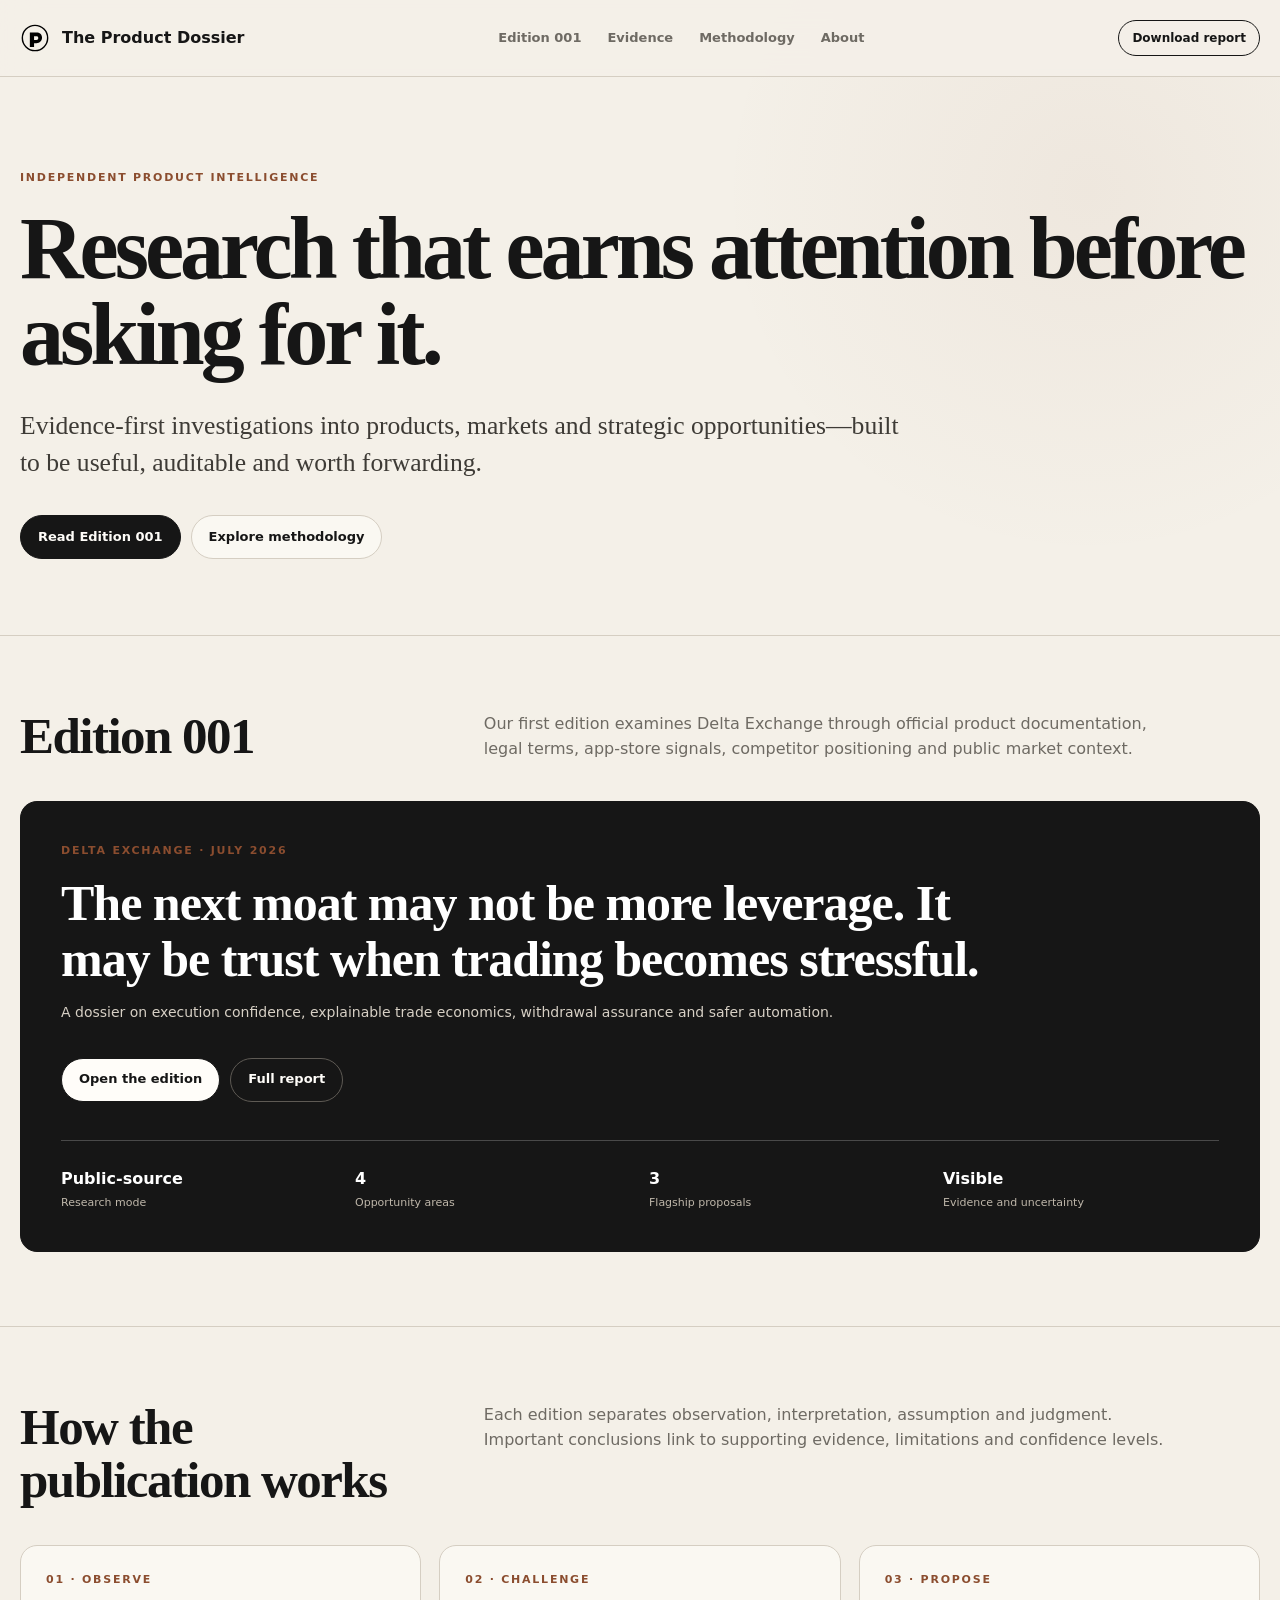
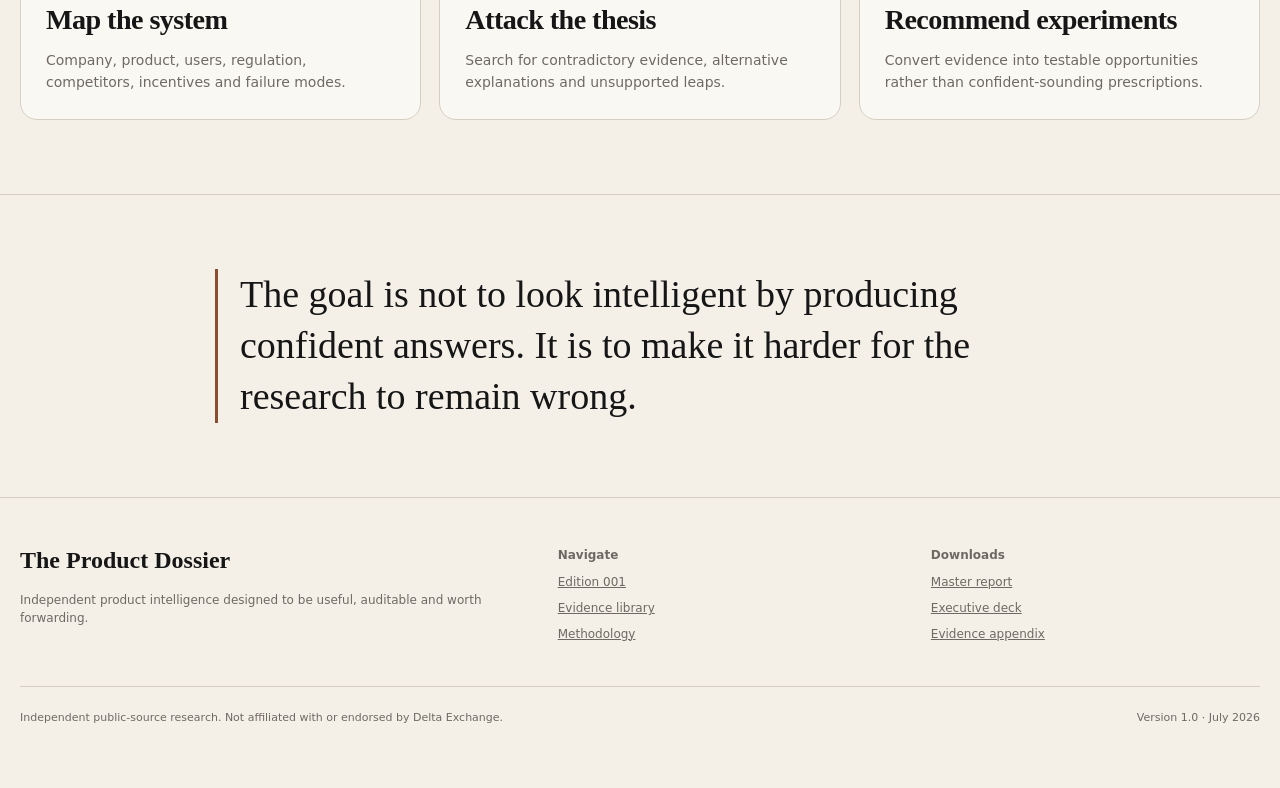
<file: index.html>
<!doctype html>
    <html lang="en">
    <head>
      <meta charset="utf-8">
      <meta name="viewport" content="width=device-width, initial-scale=1">
      <title>The Product Dossier — Independent Product Intelligence</title>
      <meta name="description" content="Independent, evidence-first product intelligence. Edition 001 investigates Delta Exchange.">
      <meta name="theme-color" content="#f4f0e8">
      <meta property="og:type" content="website">
      <meta property="og:title" content="The Product Dossier — Independent Product Intelligence">
      <meta property="og:description" content="Independent, evidence-first product intelligence. Edition 001 investigates Delta Exchange.">
      <meta property="og:image" content="assets/images/social-card.svg">
      <link rel="icon" href="assets/images/favicon.svg" type="image/svg+xml">
      <link rel="stylesheet" href="assets/css/styles.css">

    </head>
    <body>

    <a class="skip-link" href="#main">Skip to content</a>
    <header class="site-header">
      <div class="container header-inner">
        <a class="brand" href="index.html" aria-label="The Product Dossier home">
          <img src="assets/images/logo.svg" alt="">
          <span>The Product Dossier</span>
        </a>
        <nav class="desktop-nav" aria-label="Primary navigation"><a href="edition.html" >Edition 001</a>
<a href="evidence.html" >Evidence</a>
<a href="methodology.html" >Methodology</a>
<a href="about.html" >About</a></nav>
        <div class="header-actions">
          <a class="button small" href="downloads/delta-exchange-master-report.pdf">Download report</a>
          <button class="menu-button" type="button" aria-label="Open navigation" aria-expanded="false" data-menu-button>☰</button>
        </div>
      </div>
    </header>
    <nav class="mobile-menu" aria-label="Mobile navigation" data-mobile-menu><a href="index.html">Home</a>
<a href="edition.html">Edition 001</a>
<a href="evidence.html">Evidence</a>
<a href="methodology.html">Methodology</a>
<a href="about.html">About</a></nav>

      <main id="main">
<section class="hero">
  <div class="container">
    <div class="eyebrow">Independent product intelligence</div>
    <h1 class="display">Research that earns attention before asking for it.</h1>
    <p class="lede">Evidence-first investigations into products, markets and strategic opportunities—built to be useful, auditable and worth forwarding.</p>
    <div class="actions">
      <a class="button primary" href="edition.html">Read Edition 001</a>
      <a class="button soft" href="methodology.html">Explore methodology</a>
    </div>
  </div>
</section>

<section class="section">
  <div class="container">
    <div class="section-head">
      <h2 class="section-title">Edition 001</h2>
      <p>Our first edition examines Delta Exchange through official product documentation, legal terms, app-store signals, competitor positioning and public market context.</p>
    </div>
    <article class="card dark featured-edition">
      <div class="eyebrow">Delta Exchange · July 2026</div>
      <h2 class="card-title">The next moat may not be more leverage. It may be trust when trading becomes stressful.</h2>
      <p>A dossier on execution confidence, explainable trade economics, withdrawal assurance and safer automation.</p>
      <div class="actions">
        <a class="button primary" style="background:#fffdf9;color:#161616" href="edition.html">Open the edition</a>
        <a class="button" style="border-color:#5e5a54;color:#fffdf9" href="downloads/delta-exchange-master-report.pdf">Full report</a>
      </div>
      <div class="featured-stats">
        <div><strong>Public-source</strong><span>Research mode</span></div>
        <div><strong>4</strong><span>Opportunity areas</span></div>
        <div><strong>3</strong><span>Flagship proposals</span></div>
        <div><strong>Visible</strong><span>Evidence and uncertainty</span></div>
      </div>
    </article>
  </div>
</section>

<section class="section">
  <div class="container">
    <div class="section-head">
      <h2 class="section-title">How the publication works</h2>
      <p>Each edition separates observation, interpretation, assumption and judgment. Important conclusions link to supporting evidence, limitations and confidence levels.</p>
    </div>
    <div class="grid-3">
      <article class="card hover">
        <div class="eyebrow">01 · Observe</div>
        <h3 class="card-title">Map the system</h3>
        <p>Company, product, users, regulation, competitors, incentives and failure modes.</p>
      </article>
      <article class="card hover">
        <div class="eyebrow">02 · Challenge</div>
        <h3 class="card-title">Attack the thesis</h3>
        <p>Search for contradictory evidence, alternative explanations and unsupported leaps.</p>
      </article>
      <article class="card hover">
        <div class="eyebrow">03 · Propose</div>
        <h3 class="card-title">Recommend experiments</h3>
        <p>Convert evidence into testable opportunities rather than confident-sounding prescriptions.</p>
      </article>
    </div>
  </div>
</section>

<section class="section">
  <div class="narrow">
    <blockquote class="quote">The goal is not to look intelligent by producing confident answers. It is to make it harder for the research to remain wrong.</blockquote>
  </div>
</section>
</main>

    <footer class="site-footer">
      <div class="container">
        <div class="footer-grid">
          <div>
            <h2>The Product Dossier</h2>
            <p>Independent product intelligence designed to be useful, auditable and worth forwarding.</p>
          </div>
          <div>
            <strong class="micro">Navigate</strong>
            <a href="edition.html">Edition 001</a>
            <a href="evidence.html">Evidence library</a>
            <a href="methodology.html">Methodology</a>
          </div>
          <div>
            <strong class="micro">Downloads</strong>
            <a href="downloads/delta-exchange-master-report.pdf">Master report</a>
            <a href="downloads/delta-exchange-executive-deck.pptx">Executive deck</a>
            <a href="downloads/delta-exchange-evidence-appendix.xlsx">Evidence appendix</a>
          </div>
        </div>
        <div class="footer-bottom">
          <span>Independent public-source research. Not affiliated with or endorsed by Delta Exchange.</span>
          <span>Version 1.0 · July 2026</span>
        </div>
      </div>
    </footer>
    <button class="back-to-top" type="button" aria-label="Back to top" data-back-to-top>↑</button>

      <script src="data/site-config.js"></script>
      <script src="assets/js/app.js"></script>

    </body>
    </html>
</file>
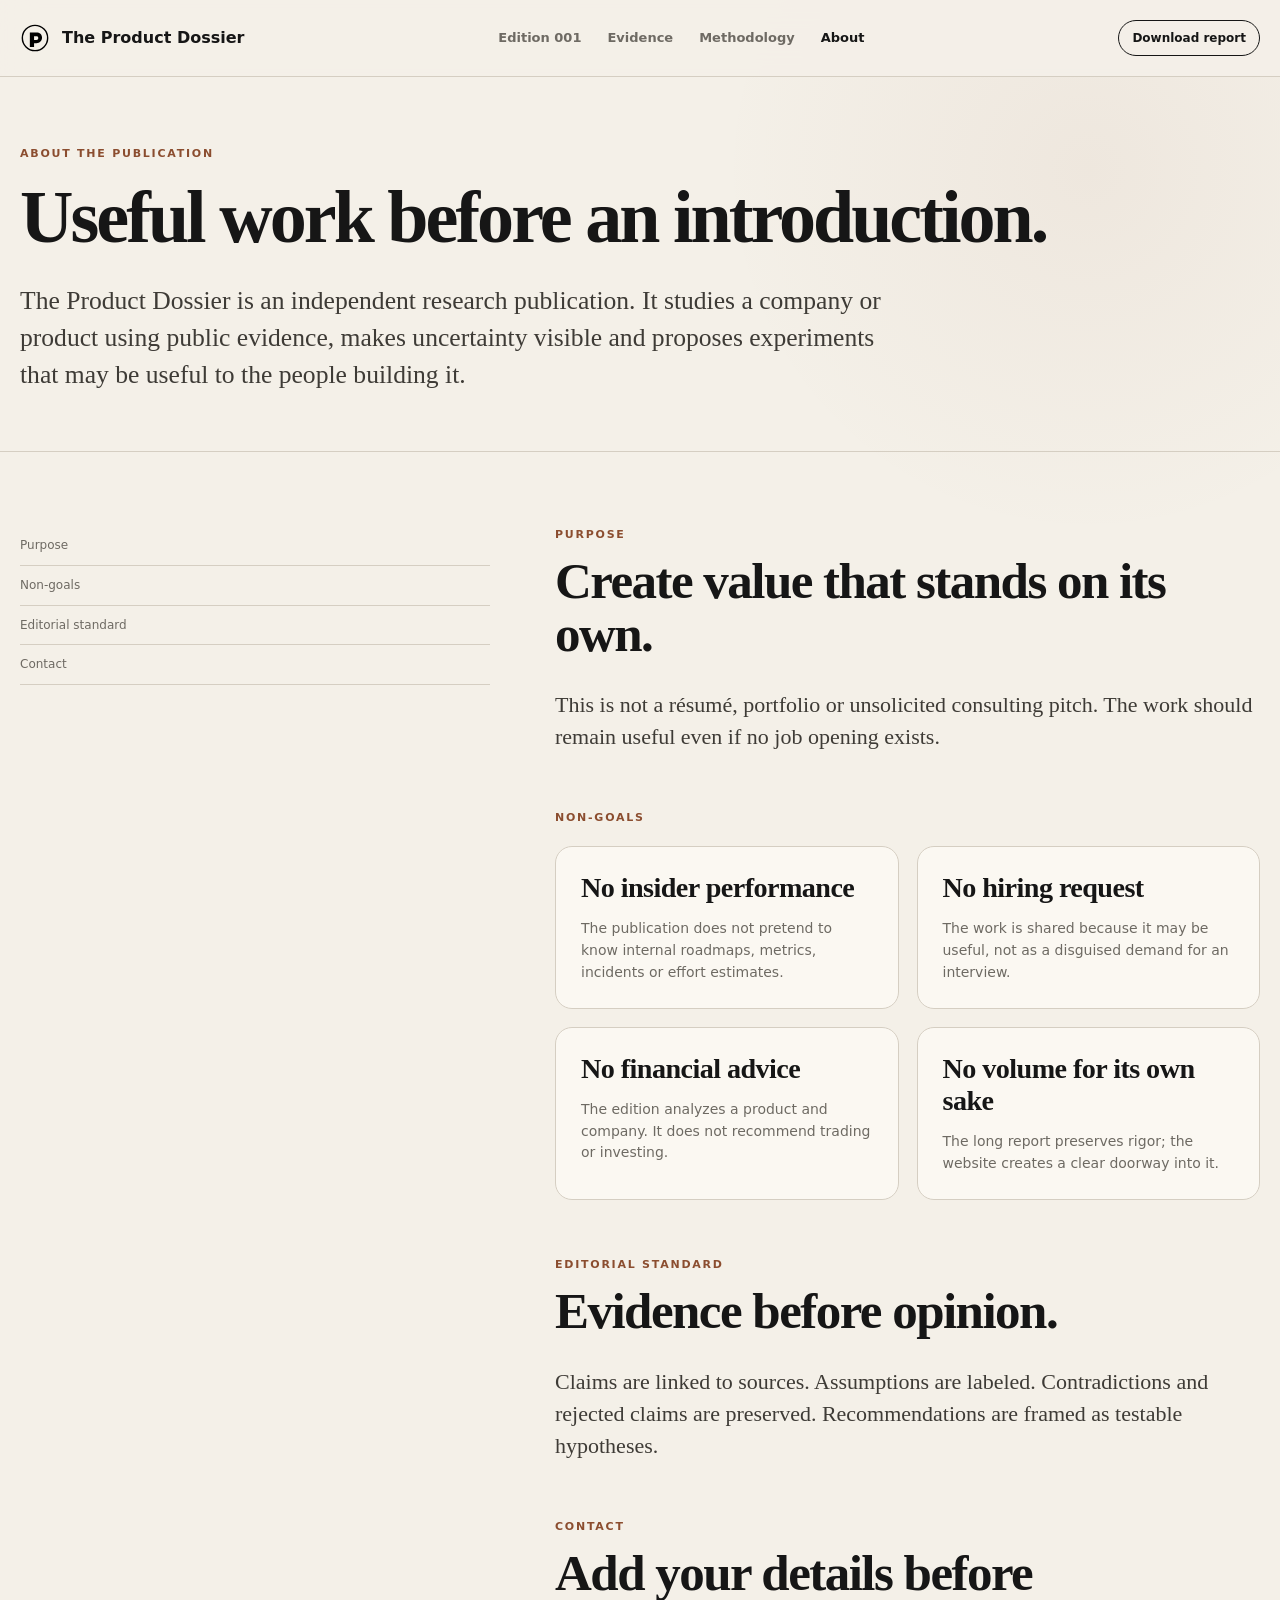
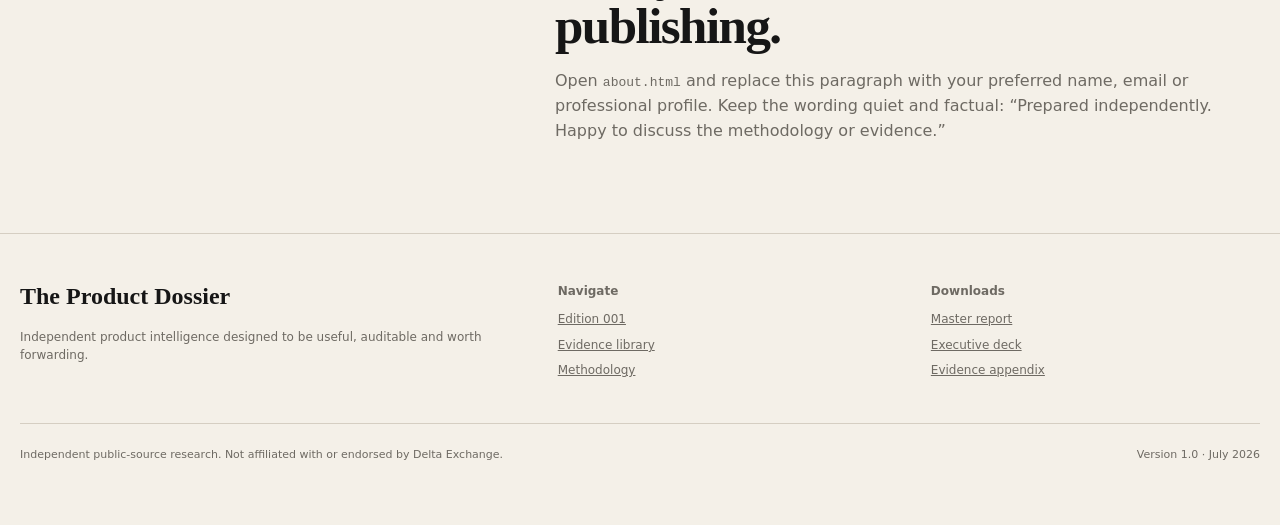
<file: about.html>
<!doctype html>
    <html lang="en">
    <head>
      <meta charset="utf-8">
      <meta name="viewport" content="width=device-width, initial-scale=1">
      <title>About — The Product Dossier</title>
      <meta name="description" content="About The Product Dossier, an independent product intelligence publication.">
      <meta name="theme-color" content="#f4f0e8">
      <meta property="og:type" content="website">
      <meta property="og:title" content="About — The Product Dossier">
      <meta property="og:description" content="About The Product Dossier, an independent product intelligence publication.">
      <meta property="og:image" content="assets/images/social-card.svg">
      <link rel="icon" href="assets/images/favicon.svg" type="image/svg+xml">
      <link rel="stylesheet" href="assets/css/styles.css">

    </head>
    <body>

    <a class="skip-link" href="#main">Skip to content</a>
    <header class="site-header">
      <div class="container header-inner">
        <a class="brand" href="index.html" aria-label="The Product Dossier home">
          <img src="assets/images/logo.svg" alt="">
          <span>The Product Dossier</span>
        </a>
        <nav class="desktop-nav" aria-label="Primary navigation"><a href="edition.html" >Edition 001</a>
<a href="evidence.html" >Evidence</a>
<a href="methodology.html" >Methodology</a>
<a href="about.html" aria-current="page">About</a></nav>
        <div class="header-actions">
          <a class="button small" href="downloads/delta-exchange-master-report.pdf">Download report</a>
          <button class="menu-button" type="button" aria-label="Open navigation" aria-expanded="false" data-menu-button>☰</button>
        </div>
      </div>
    </header>
    <nav class="mobile-menu" aria-label="Mobile navigation" data-mobile-menu><a href="index.html">Home</a>
<a href="edition.html">Edition 001</a>
<a href="evidence.html">Evidence</a>
<a href="methodology.html">Methodology</a>
<a href="about.html">About</a></nav>

      <main id="main">
<section class="hero-edition">
  <div class="container">
    <div class="eyebrow">About the publication</div>
    <h1 class="page-title">Useful work before an introduction.</h1>
    <p class="lede">The Product Dossier is an independent research publication. It studies a company or product using public evidence, makes uncertainty visible and proposes experiments that may be useful to the people building it.</p>
  </div>
</section>

<section class="section">
  <div class="container two-column">
    <aside class="sticky-toc toc">
      <a href="#purpose">Purpose</a>
      <a href="#non-goals">Non-goals</a>
      <a href="#editorial">Editorial standard</a>
      <a href="#contact">Contact</a>
    </aside>
    <div>
      <section id="purpose">
        <div class="eyebrow">Purpose</div>
        <h2 class="section-title" style="margin-top:12px">Create value that stands on its own.</h2>
        <p class="lede" style="font-size:22px">This is not a résumé, portfolio or unsolicited consulting pitch. The work should remain useful even if no job opening exists.</p>
      </section>
      <div style="height:56px"></div>
      <section id="non-goals">
        <div class="eyebrow">Non-goals</div>
        <div class="grid-2" style="margin-top:20px">
          <article class="card"><h3 class="card-title">No insider performance</h3><p>The publication does not pretend to know internal roadmaps, metrics, incidents or effort estimates.</p></article>
          <article class="card"><h3 class="card-title">No hiring request</h3><p>The work is shared because it may be useful, not as a disguised demand for an interview.</p></article>
          <article class="card"><h3 class="card-title">No financial advice</h3><p>The edition analyzes a product and company. It does not recommend trading or investing.</p></article>
          <article class="card"><h3 class="card-title">No volume for its own sake</h3><p>The long report preserves rigor; the website creates a clear doorway into it.</p></article>
        </div>
      </section>
      <div style="height:56px"></div>
      <section id="editorial">
        <div class="eyebrow">Editorial standard</div>
        <h2 class="section-title" style="margin-top:12px">Evidence before opinion.</h2>
        <p class="lede" style="font-size:22px">Claims are linked to sources. Assumptions are labeled. Contradictions and rejected claims are preserved. Recommendations are framed as testable hypotheses.</p>
      </section>
      <div style="height:56px"></div>
      <section id="contact">
        <div class="eyebrow">Contact</div>
        <h2 class="section-title" style="margin-top:12px">Add your details before publishing.</h2>
        <p class="muted">Open <code>about.html</code> and replace this paragraph with your preferred name, email or professional profile. Keep the wording quiet and factual: “Prepared independently. Happy to discuss the methodology or evidence.”</p>
      </section>
    </div>
  </div>
</section>
</main>

    <footer class="site-footer">
      <div class="container">
        <div class="footer-grid">
          <div>
            <h2>The Product Dossier</h2>
            <p>Independent product intelligence designed to be useful, auditable and worth forwarding.</p>
          </div>
          <div>
            <strong class="micro">Navigate</strong>
            <a href="edition.html">Edition 001</a>
            <a href="evidence.html">Evidence library</a>
            <a href="methodology.html">Methodology</a>
          </div>
          <div>
            <strong class="micro">Downloads</strong>
            <a href="downloads/delta-exchange-master-report.pdf">Master report</a>
            <a href="downloads/delta-exchange-executive-deck.pptx">Executive deck</a>
            <a href="downloads/delta-exchange-evidence-appendix.xlsx">Evidence appendix</a>
          </div>
        </div>
        <div class="footer-bottom">
          <span>Independent public-source research. Not affiliated with or endorsed by Delta Exchange.</span>
          <span>Version 1.0 · July 2026</span>
        </div>
      </div>
    </footer>
    <button class="back-to-top" type="button" aria-label="Back to top" data-back-to-top>↑</button>

      <script src="data/site-config.js"></script>
      <script src="assets/js/app.js"></script>

    </body>
    </html>
</file>
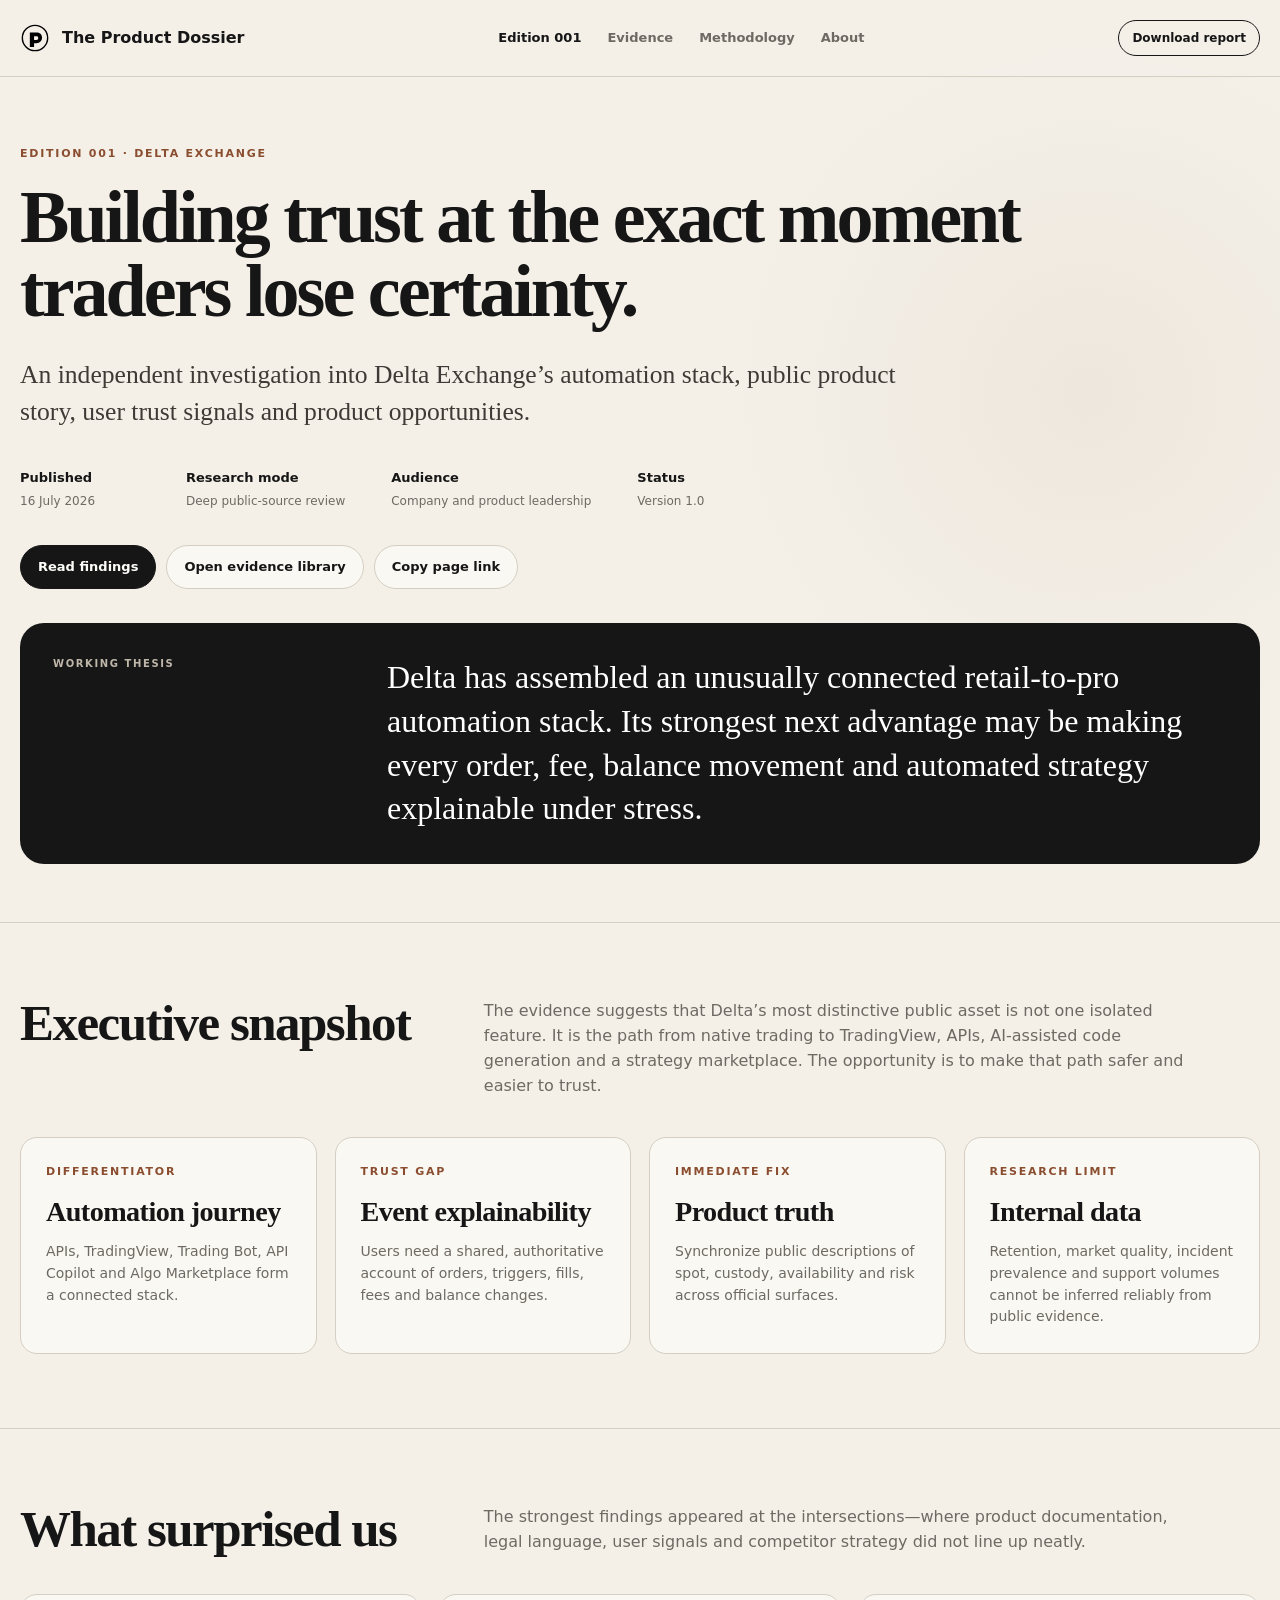
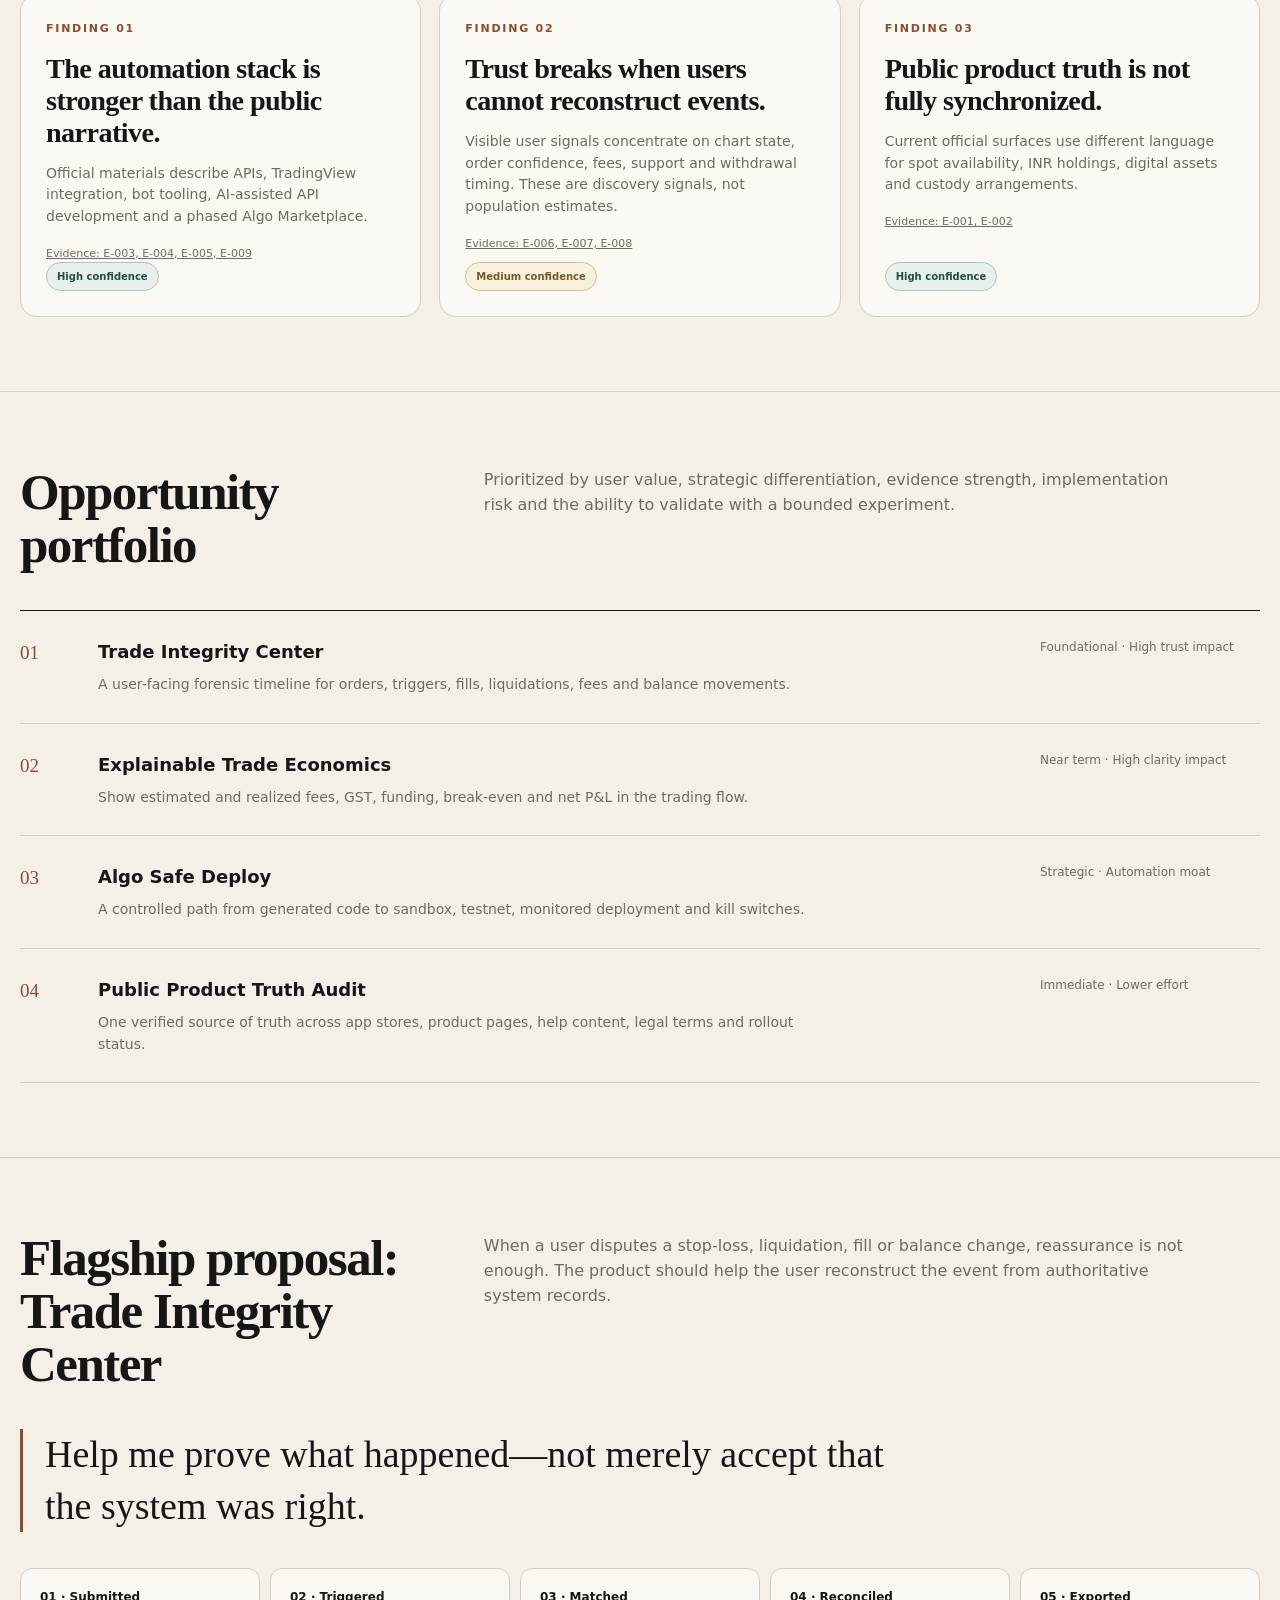
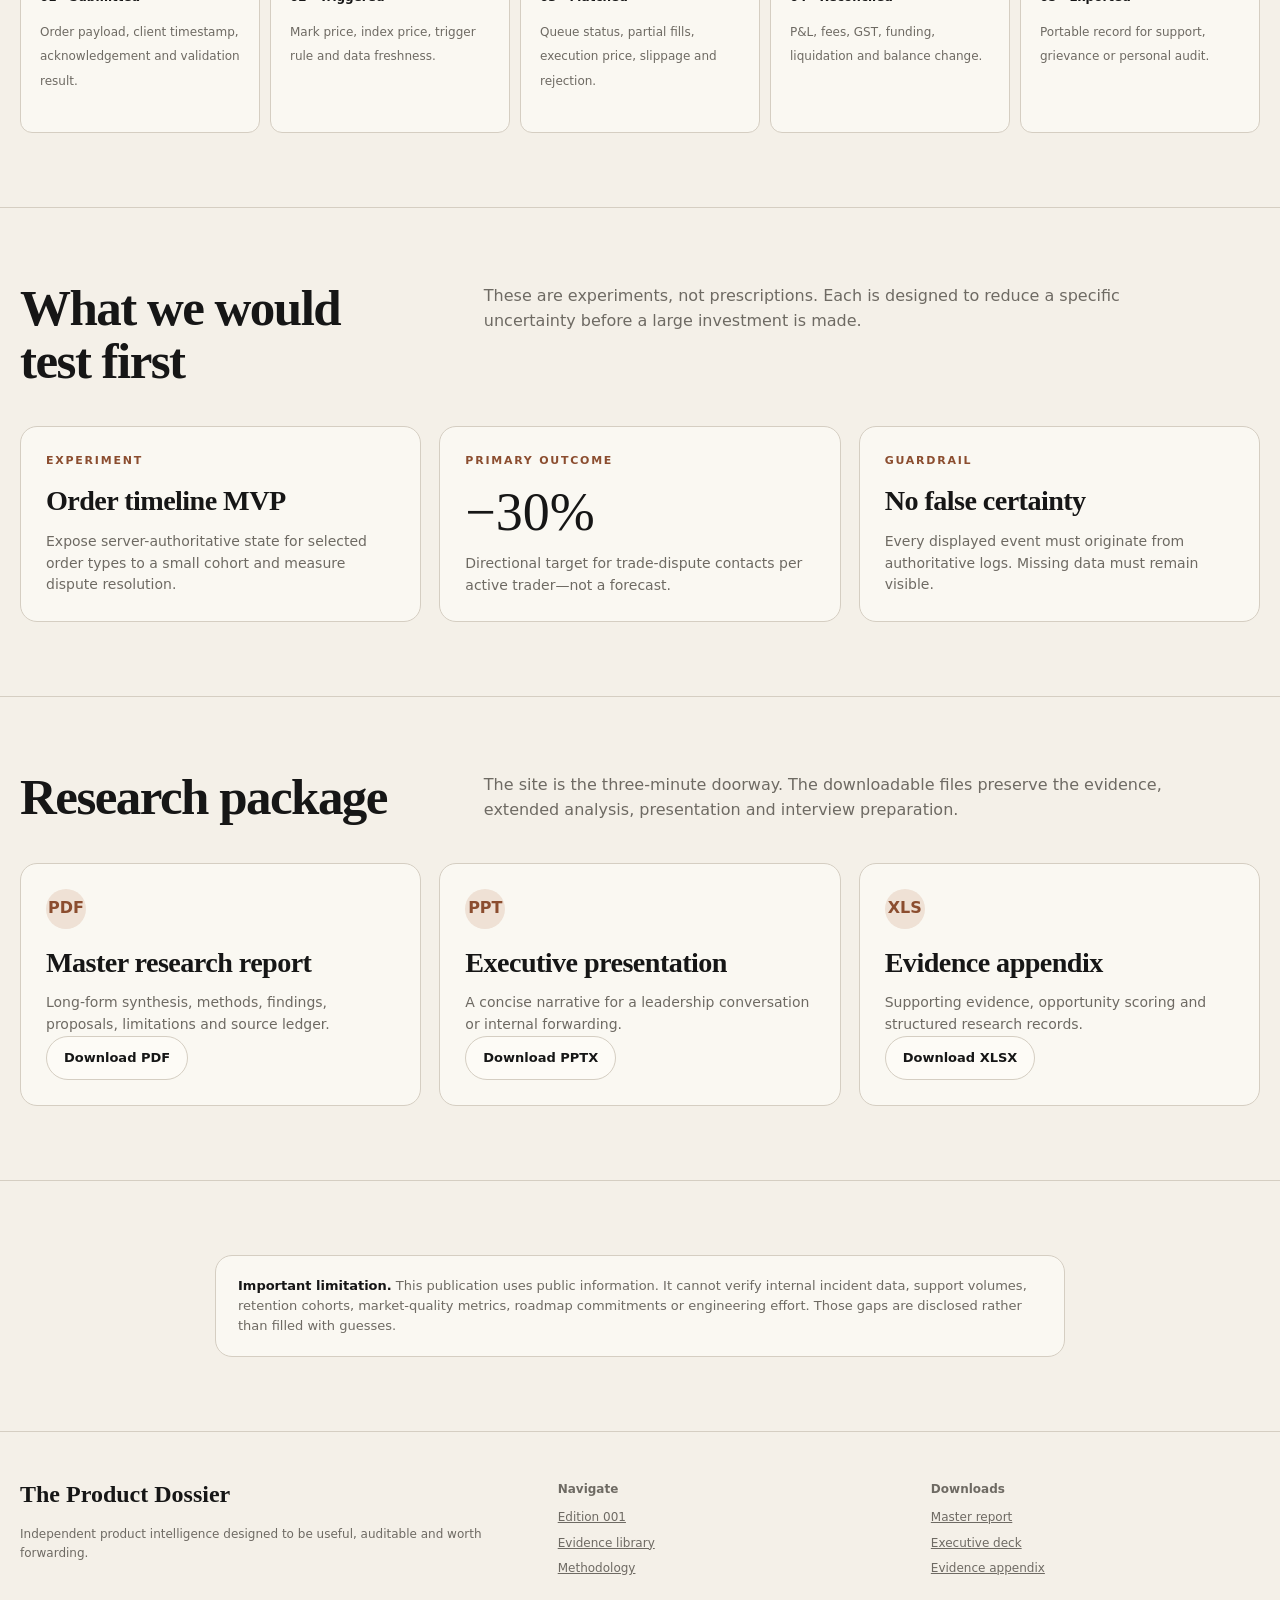
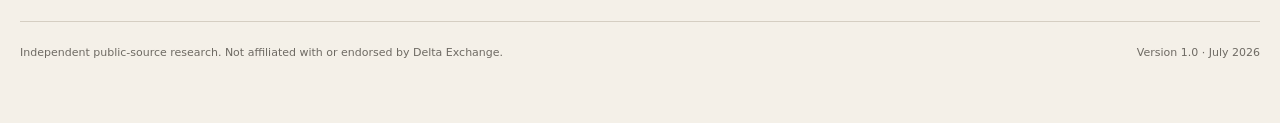
<file: edition.html>
<!doctype html>
    <html lang="en">
    <head>
      <meta charset="utf-8">
      <meta name="viewport" content="width=device-width, initial-scale=1">
      <title>Edition 001: Delta Exchange — The Product Dossier</title>
      <meta name="description" content="An independent investigation into Delta Exchange's automation stack, trust signals and product opportunities.">
      <meta name="theme-color" content="#f4f0e8">
      <meta property="og:type" content="website">
      <meta property="og:title" content="Edition 001: Delta Exchange — The Product Dossier">
      <meta property="og:description" content="An independent investigation into Delta Exchange's automation stack, trust signals and product opportunities.">
      <meta property="og:image" content="assets/images/social-card.svg">
      <link rel="icon" href="assets/images/favicon.svg" type="image/svg+xml">
      <link rel="stylesheet" href="assets/css/styles.css">

    </head>
    <body>

    <a class="skip-link" href="#main">Skip to content</a>
    <header class="site-header">
      <div class="container header-inner">
        <a class="brand" href="index.html" aria-label="The Product Dossier home">
          <img src="assets/images/logo.svg" alt="">
          <span>The Product Dossier</span>
        </a>
        <nav class="desktop-nav" aria-label="Primary navigation"><a href="edition.html" aria-current="page">Edition 001</a>
<a href="evidence.html" >Evidence</a>
<a href="methodology.html" >Methodology</a>
<a href="about.html" >About</a></nav>
        <div class="header-actions">
          <a class="button small" href="downloads/delta-exchange-master-report.pdf">Download report</a>
          <button class="menu-button" type="button" aria-label="Open navigation" aria-expanded="false" data-menu-button>☰</button>
        </div>
      </div>
    </header>
    <nav class="mobile-menu" aria-label="Mobile navigation" data-mobile-menu><a href="index.html">Home</a>
<a href="edition.html">Edition 001</a>
<a href="evidence.html">Evidence</a>
<a href="methodology.html">Methodology</a>
<a href="about.html">About</a></nav>

      <main id="main">
<section class="hero-edition">
  <div class="container">
    <div class="eyebrow">Edition 001 · Delta Exchange</div>
    <h1 class="page-title">Building trust at the exact moment traders lose certainty.</h1>
    <p class="lede">An independent investigation into Delta Exchange’s automation stack, public product story, user trust signals and product opportunities.</p>
    <div class="meta-row">
      <div class="meta-item"><strong>Published</strong>16 July 2026</div>
      <div class="meta-item"><strong>Research mode</strong>Deep public-source review</div>
      <div class="meta-item"><strong>Audience</strong>Company and product leadership</div>
      <div class="meta-item"><strong>Status</strong>Version 1.0</div>
    </div>
    <div class="actions">
      <a class="button primary" href="#findings">Read findings</a>
      <a class="button soft" href="evidence.html">Open evidence library</a>
      <button class="button soft" type="button" data-copy-link>Copy page link</button>
    </div>
    <div class="thesis">
      <div class="thesis-label">Working thesis</div>
      <p>Delta has assembled an unusually connected retail-to-pro automation stack. Its strongest next advantage may be making every order, fee, balance movement and automated strategy explainable under stress.</p>
    </div>
  </div>
</section>

<section class="section" id="snapshot">
  <div class="container">
    <div class="section-head">
      <h2 class="section-title">Executive snapshot</h2>
      <p>The evidence suggests that Delta’s most distinctive public asset is not one isolated feature. It is the path from native trading to TradingView, APIs, AI-assisted code generation and a strategy marketplace. The opportunity is to make that path safer and easier to trust.</p>
    </div>
    <div class="grid-4">
      <article class="card"><div class="eyebrow">Differentiator</div><h3 class="card-title">Automation journey</h3><p>APIs, TradingView, Trading Bot, API Copilot and Algo Marketplace form a connected stack.</p></article>
      <article class="card"><div class="eyebrow">Trust gap</div><h3 class="card-title">Event explainability</h3><p>Users need a shared, authoritative account of orders, triggers, fills, fees and balance changes.</p></article>
      <article class="card"><div class="eyebrow">Immediate fix</div><h3 class="card-title">Product truth</h3><p>Synchronize public descriptions of spot, custody, availability and risk across official surfaces.</p></article>
      <article class="card"><div class="eyebrow">Research limit</div><h3 class="card-title">Internal data</h3><p>Retention, market quality, incident prevalence and support volumes cannot be inferred reliably from public evidence.</p></article>
    </div>
  </div>
</section>

<section class="section" id="findings">
  <div class="container">
    <div class="section-head">
      <h2 class="section-title">What surprised us</h2>
      <p>The strongest findings appeared at the intersections—where product documentation, legal language, user signals and competitor strategy did not line up neatly.</p>
    </div>
    <div class="grid-3">
      <article class="card finding-card">
        <div class="eyebrow">Finding 01</div>
        <h3 class="card-title">The automation stack is stronger than the public narrative.</h3>
        <p>Official materials describe APIs, TradingView integration, bot tooling, AI-assisted API development and a phased Algo Marketplace.</p>
        <a class="source-link" href="evidence.html">Evidence: E-003, E-004, E-005, E-009</a>
        <span class="tag high">High confidence</span>
      </article>
      <article class="card finding-card">
        <div class="eyebrow">Finding 02</div>
        <h3 class="card-title">Trust breaks when users cannot reconstruct events.</h3>
        <p>Visible user signals concentrate on chart state, order confidence, fees, support and withdrawal timing. These are discovery signals, not population estimates.</p>
        <a class="source-link" href="evidence.html">Evidence: E-006, E-007, E-008</a>
        <span class="tag medium">Medium confidence</span>
      </article>
      <article class="card finding-card">
        <div class="eyebrow">Finding 03</div>
        <h3 class="card-title">Public product truth is not fully synchronized.</h3>
        <p>Current official surfaces use different language for spot availability, INR holdings, digital assets and custody arrangements.</p>
        <a class="source-link" href="evidence.html">Evidence: E-001, E-002</a>
        <span class="tag high">High confidence</span>
      </article>
    </div>
  </div>
</section>

<section class="section" id="opportunities">
  <div class="container">
    <div class="section-head">
      <h2 class="section-title">Opportunity portfolio</h2>
      <p>Prioritized by user value, strategic differentiation, evidence strength, implementation risk and the ability to validate with a bounded experiment.</p>
    </div>
    <div class="opportunity-list">
      <article class="opportunity">
        <div class="opportunity-number">01</div>
        <div><h3>Trade Integrity Center</h3><p>A user-facing forensic timeline for orders, triggers, fills, liquidations, fees and balance movements.</p></div>
        <aside>Foundational · High trust impact</aside>
      </article>
      <article class="opportunity">
        <div class="opportunity-number">02</div>
        <div><h3>Explainable Trade Economics</h3><p>Show estimated and realized fees, GST, funding, break-even and net P&amp;L in the trading flow.</p></div>
        <aside>Near term · High clarity impact</aside>
      </article>
      <article class="opportunity">
        <div class="opportunity-number">03</div>
        <div><h3>Algo Safe Deploy</h3><p>A controlled path from generated code to sandbox, testnet, monitored deployment and kill switches.</p></div>
        <aside>Strategic · Automation moat</aside>
      </article>
      <article class="opportunity">
        <div class="opportunity-number">04</div>
        <div><h3>Public Product Truth Audit</h3><p>One verified source of truth across app stores, product pages, help content, legal terms and rollout status.</p></div>
        <aside>Immediate · Lower effort</aside>
      </article>
    </div>
  </div>
</section>

<section class="section" id="trade-integrity">
  <div class="container">
    <div class="section-head">
      <h2 class="section-title">Flagship proposal: Trade Integrity Center</h2>
      <p>When a user disputes a stop-loss, liquidation, fill or balance change, reassurance is not enough. The product should help the user reconstruct the event from authoritative system records.</p>
    </div>
    <blockquote class="quote">Help me prove what happened—not merely accept that the system was right.</blockquote>
    <div style="height:36px"></div>
    <div class="flow">
      <div class="flow-step"><strong>01 · Submitted</strong><span>Order payload, client timestamp, acknowledgement and validation result.</span></div>
      <div class="flow-step"><strong>02 · Triggered</strong><span>Mark price, index price, trigger rule and data freshness.</span></div>
      <div class="flow-step"><strong>03 · Matched</strong><span>Queue status, partial fills, execution price, slippage and rejection.</span></div>
      <div class="flow-step"><strong>04 · Reconciled</strong><span>P&amp;L, fees, GST, funding, liquidation and balance change.</span></div>
      <div class="flow-step"><strong>05 · Exported</strong><span>Portable record for support, grievance or personal audit.</span></div>
    </div>
  </div>
</section>

<section class="section" id="experiments">
  <div class="container">
    <div class="section-head">
      <h2 class="section-title">What we would test first</h2>
      <p>These are experiments, not prescriptions. Each is designed to reduce a specific uncertainty before a large investment is made.</p>
    </div>
    <div class="test-grid">
      <article class="card">
        <div class="eyebrow">Experiment</div>
        <h3 class="card-title">Order timeline MVP</h3>
        <p>Expose server-authoritative state for selected order types to a small cohort and measure dispute resolution.</p>
      </article>
      <article class="card">
        <div class="eyebrow">Primary outcome</div>
        <div class="metric">−30%</div>
        <p>Directional target for trade-dispute contacts per active trader—not a forecast.</p>
      </article>
      <article class="card">
        <div class="eyebrow">Guardrail</div>
        <h3 class="card-title">No false certainty</h3>
        <p>Every displayed event must originate from authoritative logs. Missing data must remain visible.</p>
      </article>
    </div>
  </div>
</section>

<section class="section" id="downloads">
  <div class="container">
    <div class="section-head">
      <h2 class="section-title">Research package</h2>
      <p>The site is the three-minute doorway. The downloadable files preserve the evidence, extended analysis, presentation and interview preparation.</p>
    </div>
    <div class="grid-3">
      <article class="card download-card">
        <div class="download-icon">PDF</div>
        <h3 class="card-title" style="margin-top:18px">Master research report</h3>
        <p>Long-form synthesis, methods, findings, proposals, limitations and source ledger.</p>
        <a class="button soft" href="downloads/delta-exchange-master-report.pdf">Download PDF</a>
      </article>
      <article class="card download-card">
        <div class="download-icon">PPT</div>
        <h3 class="card-title" style="margin-top:18px">Executive presentation</h3>
        <p>A concise narrative for a leadership conversation or internal forwarding.</p>
        <a class="button soft" href="downloads/delta-exchange-executive-deck.pptx">Download PPTX</a>
      </article>
      <article class="card download-card">
        <div class="download-icon">XLS</div>
        <h3 class="card-title" style="margin-top:18px">Evidence appendix</h3>
        <p>Supporting evidence, opportunity scoring and structured research records.</p>
        <a class="button soft" href="downloads/delta-exchange-evidence-appendix.xlsx">Download XLSX</a>
      </article>
    </div>
  </div>
</section>

<section class="section">
  <div class="narrow">
    <div class="notice"><strong>Important limitation.</strong> This publication uses public information. It cannot verify internal incident data, support volumes, retention cohorts, market-quality metrics, roadmap commitments or engineering effort. Those gaps are disclosed rather than filled with guesses.</div>
  </div>
</section>
</main>

    <footer class="site-footer">
      <div class="container">
        <div class="footer-grid">
          <div>
            <h2>The Product Dossier</h2>
            <p>Independent product intelligence designed to be useful, auditable and worth forwarding.</p>
          </div>
          <div>
            <strong class="micro">Navigate</strong>
            <a href="edition.html">Edition 001</a>
            <a href="evidence.html">Evidence library</a>
            <a href="methodology.html">Methodology</a>
          </div>
          <div>
            <strong class="micro">Downloads</strong>
            <a href="downloads/delta-exchange-master-report.pdf">Master report</a>
            <a href="downloads/delta-exchange-executive-deck.pptx">Executive deck</a>
            <a href="downloads/delta-exchange-evidence-appendix.xlsx">Evidence appendix</a>
          </div>
        </div>
        <div class="footer-bottom">
          <span>Independent public-source research. Not affiliated with or endorsed by Delta Exchange.</span>
          <span>Version 1.0 · July 2026</span>
        </div>
      </div>
    </footer>
    <button class="back-to-top" type="button" aria-label="Back to top" data-back-to-top>↑</button>

      <script src="data/site-config.js"></script>
      <script src="assets/js/app.js"></script>

    </body>
    </html>
</file>
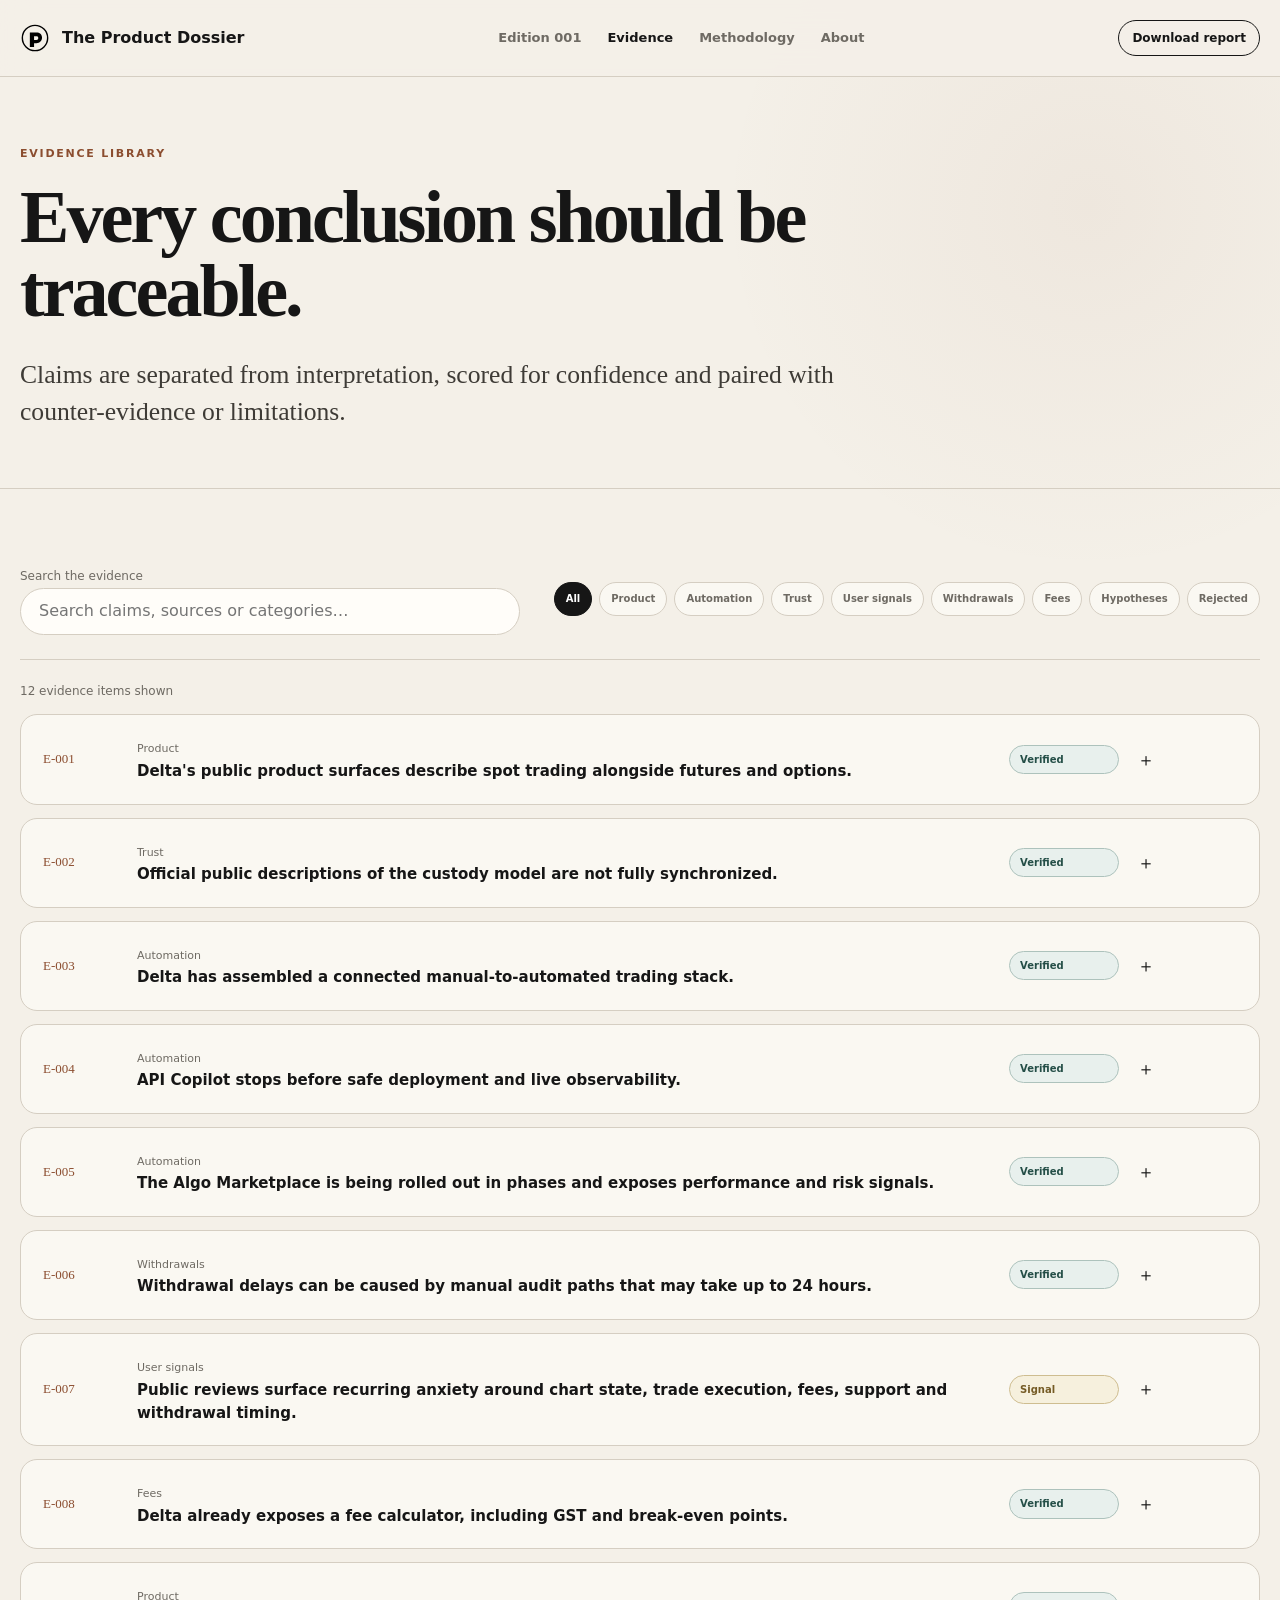
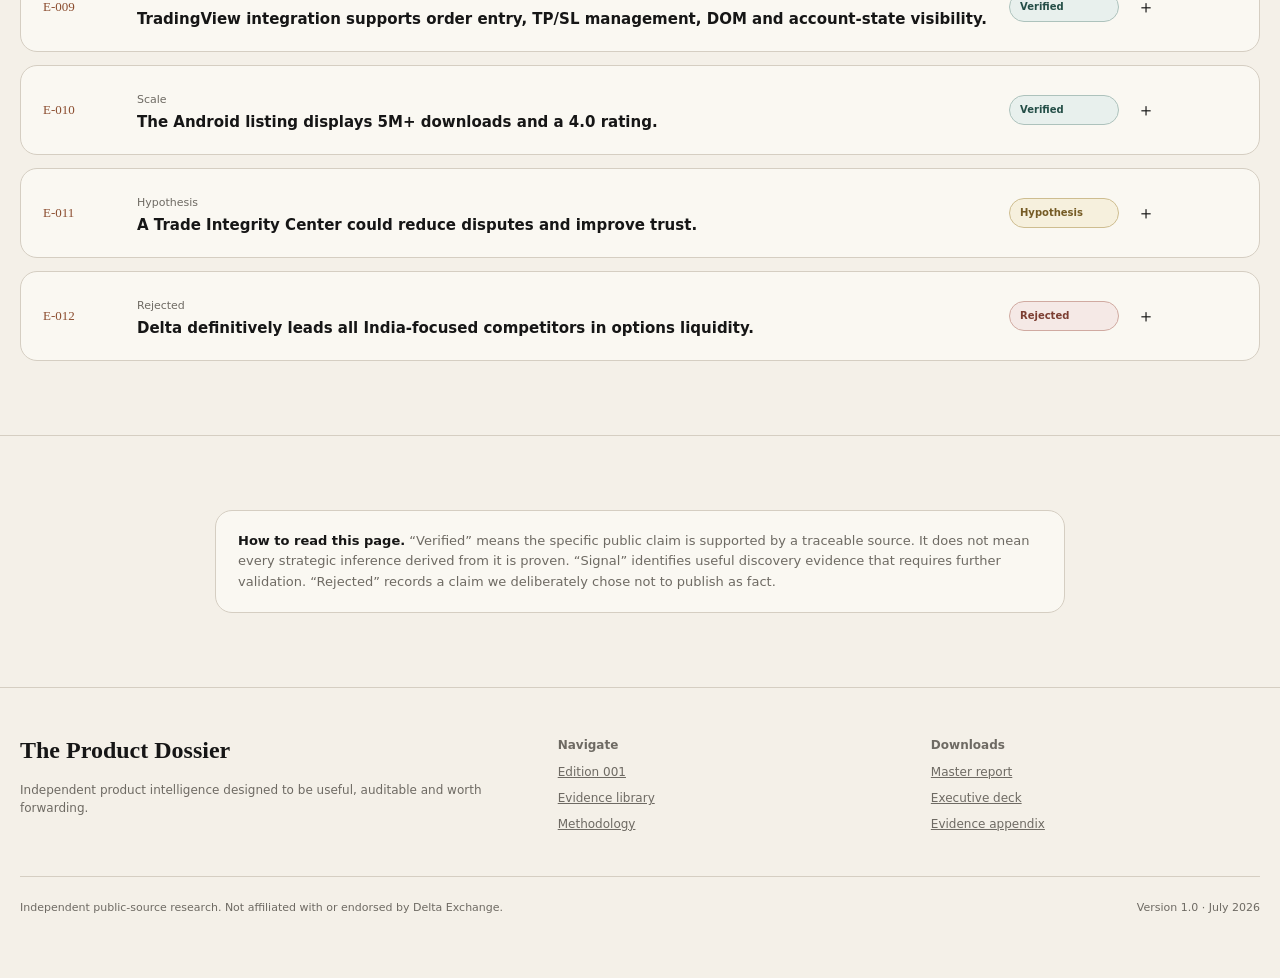
<file: evidence.html>
<!doctype html>
    <html lang="en">
    <head>
      <meta charset="utf-8">
      <meta name="viewport" content="width=device-width, initial-scale=1">
      <title>Evidence Library — The Product Dossier</title>
      <meta name="description" content="A searchable evidence library for Edition 001: Delta Exchange.">
      <meta name="theme-color" content="#f4f0e8">
      <meta property="og:type" content="website">
      <meta property="og:title" content="Evidence Library — The Product Dossier">
      <meta property="og:description" content="A searchable evidence library for Edition 001: Delta Exchange.">
      <meta property="og:image" content="assets/images/social-card.svg">
      <link rel="icon" href="assets/images/favicon.svg" type="image/svg+xml">
      <link rel="stylesheet" href="assets/css/styles.css">

    </head>
    <body>

    <a class="skip-link" href="#main">Skip to content</a>
    <header class="site-header">
      <div class="container header-inner">
        <a class="brand" href="index.html" aria-label="The Product Dossier home">
          <img src="assets/images/logo.svg" alt="">
          <span>The Product Dossier</span>
        </a>
        <nav class="desktop-nav" aria-label="Primary navigation"><a href="edition.html" >Edition 001</a>
<a href="evidence.html" aria-current="page">Evidence</a>
<a href="methodology.html" >Methodology</a>
<a href="about.html" >About</a></nav>
        <div class="header-actions">
          <a class="button small" href="downloads/delta-exchange-master-report.pdf">Download report</a>
          <button class="menu-button" type="button" aria-label="Open navigation" aria-expanded="false" data-menu-button>☰</button>
        </div>
      </div>
    </header>
    <nav class="mobile-menu" aria-label="Mobile navigation" data-mobile-menu><a href="index.html">Home</a>
<a href="edition.html">Edition 001</a>
<a href="evidence.html">Evidence</a>
<a href="methodology.html">Methodology</a>
<a href="about.html">About</a></nav>

      <main id="main">
<section class="hero-edition">
  <div class="container">
    <div class="eyebrow">Evidence library</div>
    <h1 class="page-title">Every conclusion should be traceable.</h1>
    <p class="lede">Claims are separated from interpretation, scored for confidence and paired with counter-evidence or limitations.</p>
  </div>
</section>

<section class="section">
  <div class="container">
    <div class="evidence-tools">
      <div class="search-wrap"><label class="micro" for="evidence-search">Search the evidence</label><input class="search-input" id="evidence-search" type="search" placeholder="Search claims, sources or categories…" data-evidence-search></div>
      <div class="filter-row" aria-label="Evidence filters">
        <button class="filter-button active" type="button" data-filter="All">All</button>
        <button class="filter-button" type="button" data-filter="Product">Product</button>
        <button class="filter-button" type="button" data-filter="Automation">Automation</button>
        <button class="filter-button" type="button" data-filter="Trust">Trust</button>
        <button class="filter-button" type="button" data-filter="User signals">User signals</button>
        <button class="filter-button" type="button" data-filter="Withdrawals">Withdrawals</button>
        <button class="filter-button" type="button" data-filter="Fees">Fees</button>
        <button class="filter-button" type="button" data-filter="Hypothesis">Hypotheses</button>
        <button class="filter-button" type="button" data-filter="Rejected">Rejected</button>
      </div>
    </div>
    <p class="evidence-count" data-evidence-count></p>
    <div class="evidence-grid" data-evidence-grid></div>
  </div>
</section>

<section class="section">
  <div class="narrow">
    <div class="notice"><strong>How to read this page.</strong> “Verified” means the specific public claim is supported by a traceable source. It does not mean every strategic inference derived from it is proven. “Signal” identifies useful discovery evidence that requires further validation. “Rejected” records a claim we deliberately chose not to publish as fact.</div>
  </div>
</section>
</main>

    <footer class="site-footer">
      <div class="container">
        <div class="footer-grid">
          <div>
            <h2>The Product Dossier</h2>
            <p>Independent product intelligence designed to be useful, auditable and worth forwarding.</p>
          </div>
          <div>
            <strong class="micro">Navigate</strong>
            <a href="edition.html">Edition 001</a>
            <a href="evidence.html">Evidence library</a>
            <a href="methodology.html">Methodology</a>
          </div>
          <div>
            <strong class="micro">Downloads</strong>
            <a href="downloads/delta-exchange-master-report.pdf">Master report</a>
            <a href="downloads/delta-exchange-executive-deck.pptx">Executive deck</a>
            <a href="downloads/delta-exchange-evidence-appendix.xlsx">Evidence appendix</a>
          </div>
        </div>
        <div class="footer-bottom">
          <span>Independent public-source research. Not affiliated with or endorsed by Delta Exchange.</span>
          <span>Version 1.0 · July 2026</span>
        </div>
      </div>
    </footer>
    <button class="back-to-top" type="button" aria-label="Back to top" data-back-to-top>↑</button>

      <script src="data/site-config.js"></script>
      <script src="assets/js/app.js"></script>
      <script src="data/evidence.js"></script><script src="assets/js/evidence-page.js"></script>
    </body>
    </html>
</file>
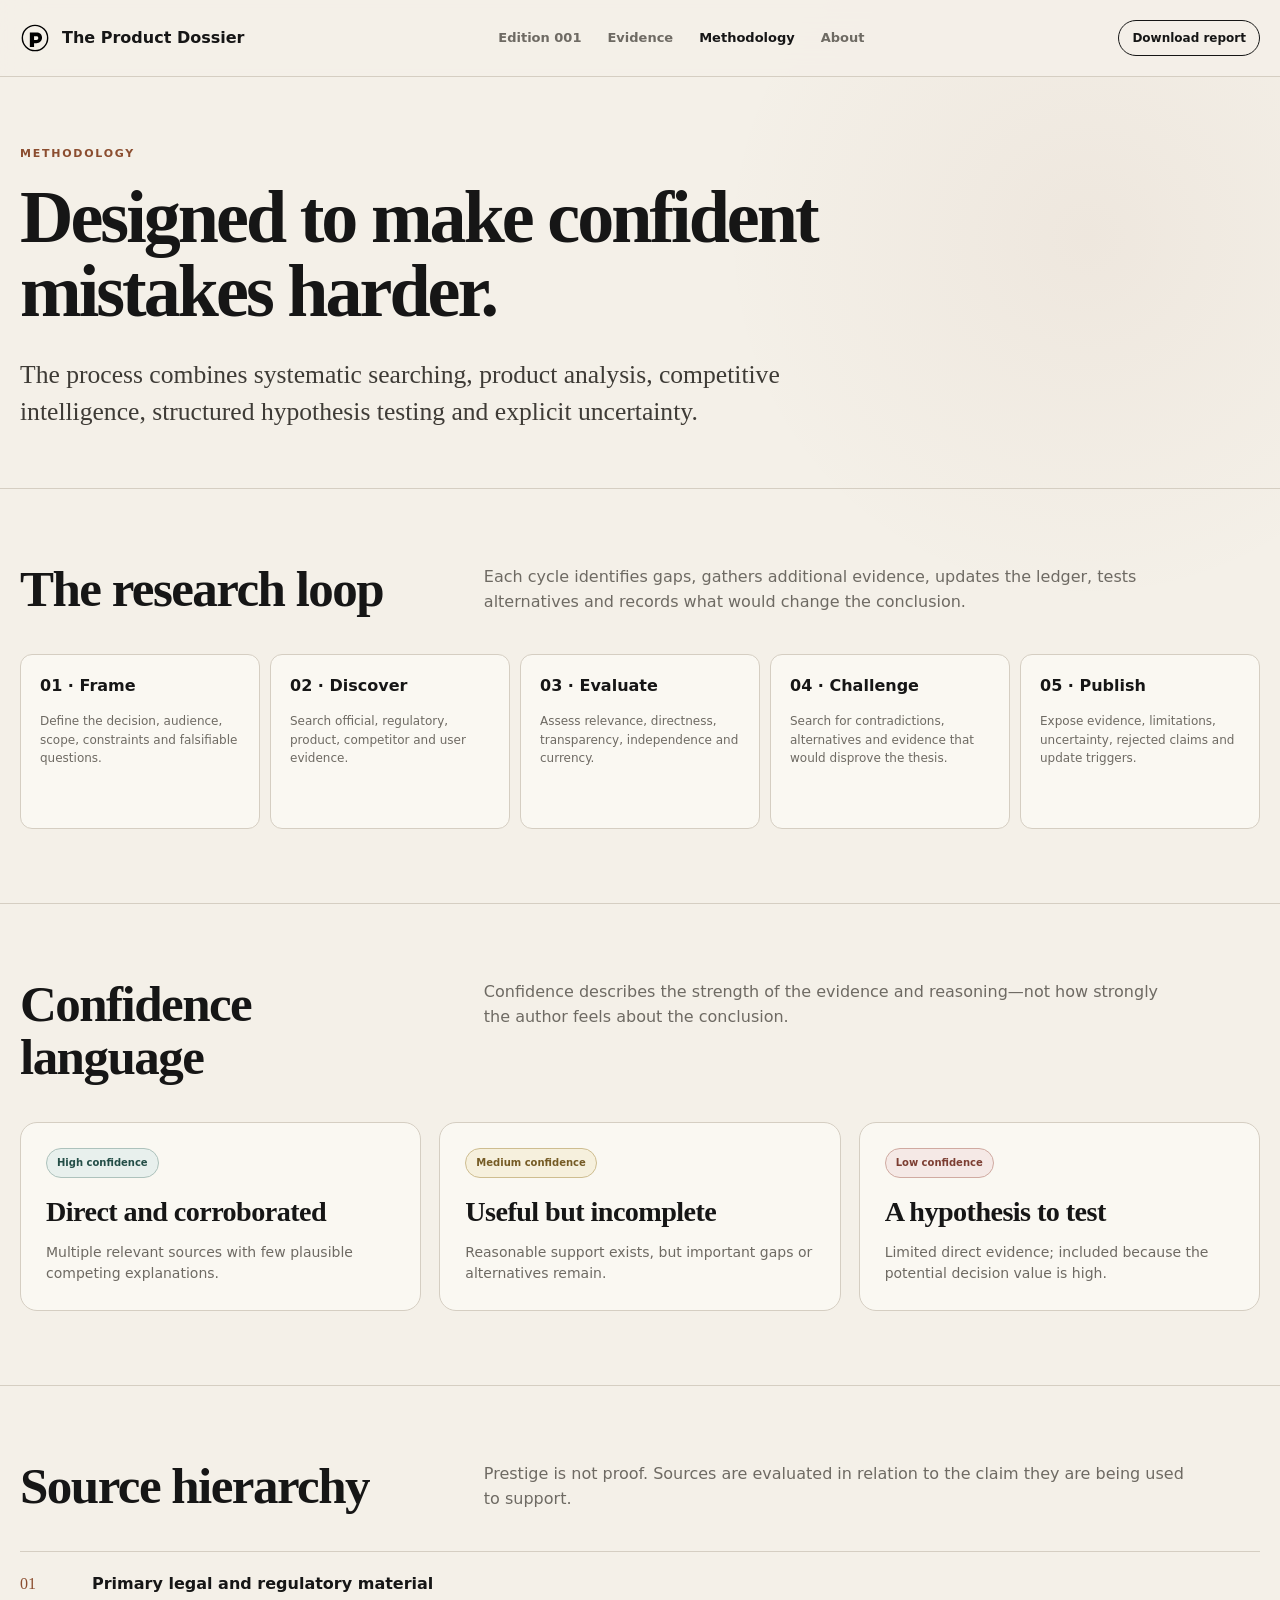
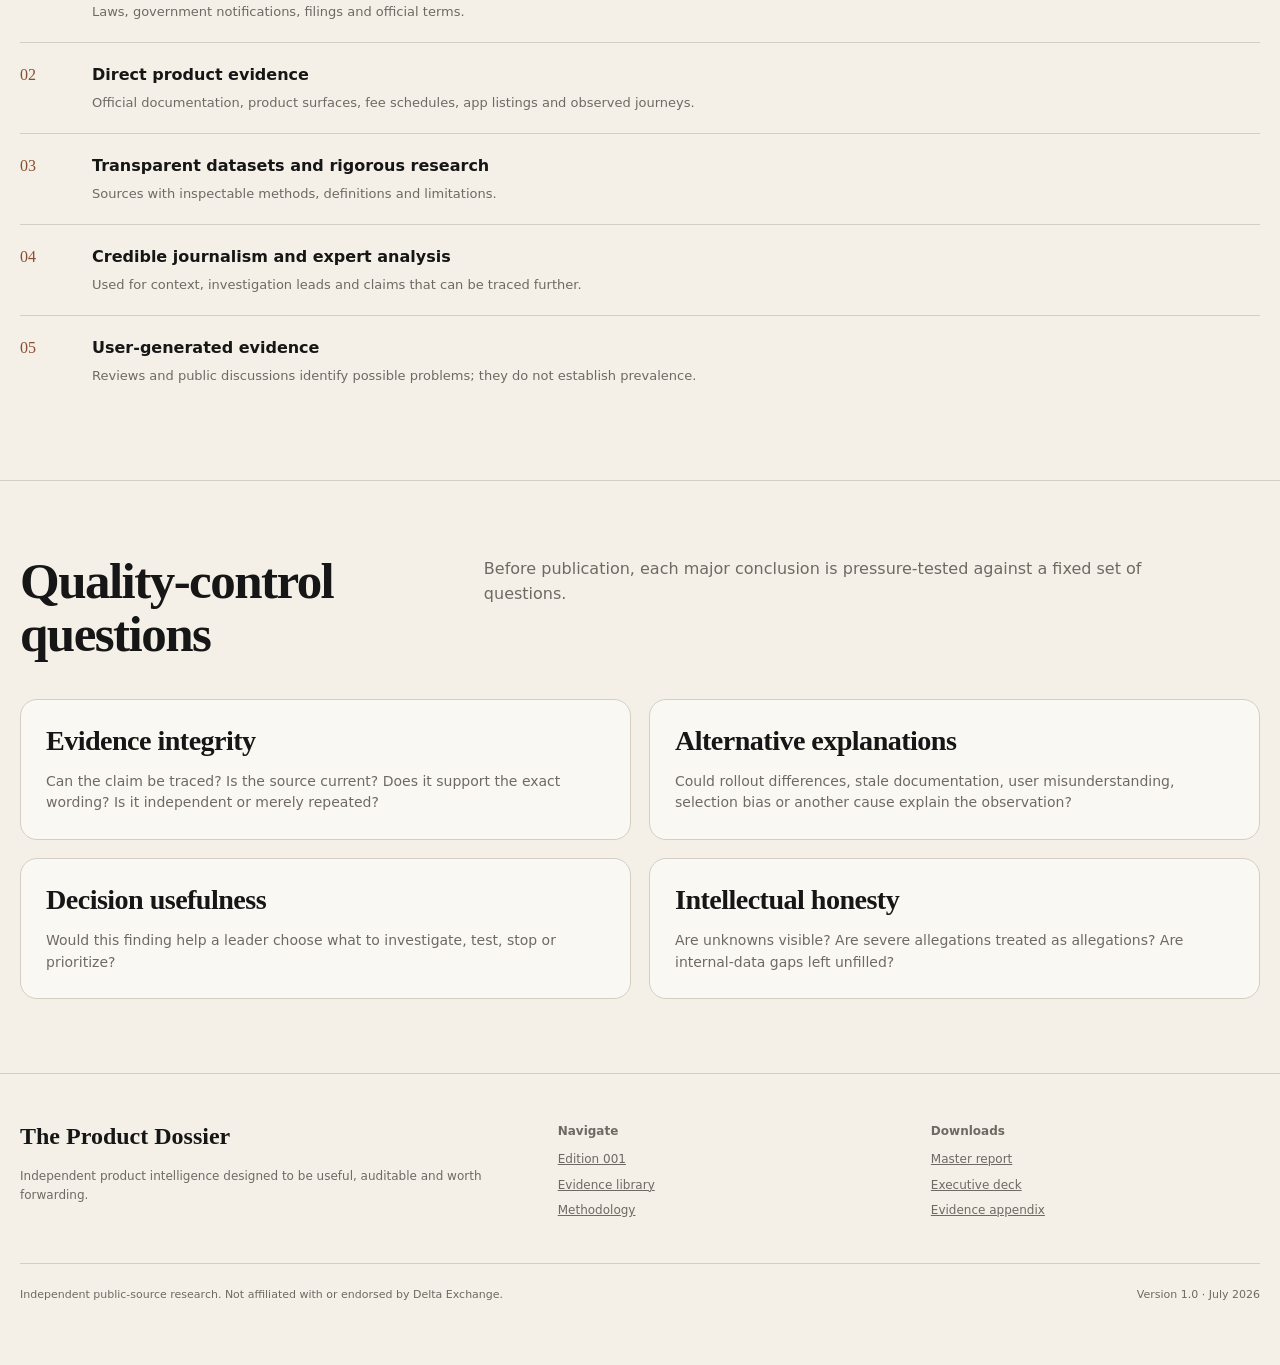
<file: methodology.html>
<!doctype html>
    <html lang="en">
    <head>
      <meta charset="utf-8">
      <meta name="viewport" content="width=device-width, initial-scale=1">
      <title>Methodology — The Product Dossier</title>
      <meta name="description" content="The evidence, confidence and adversarial research methodology used by The Product Dossier.">
      <meta name="theme-color" content="#f4f0e8">
      <meta property="og:type" content="website">
      <meta property="og:title" content="Methodology — The Product Dossier">
      <meta property="og:description" content="The evidence, confidence and adversarial research methodology used by The Product Dossier.">
      <meta property="og:image" content="assets/images/social-card.svg">
      <link rel="icon" href="assets/images/favicon.svg" type="image/svg+xml">
      <link rel="stylesheet" href="assets/css/styles.css">

    </head>
    <body>

    <a class="skip-link" href="#main">Skip to content</a>
    <header class="site-header">
      <div class="container header-inner">
        <a class="brand" href="index.html" aria-label="The Product Dossier home">
          <img src="assets/images/logo.svg" alt="">
          <span>The Product Dossier</span>
        </a>
        <nav class="desktop-nav" aria-label="Primary navigation"><a href="edition.html" >Edition 001</a>
<a href="evidence.html" >Evidence</a>
<a href="methodology.html" aria-current="page">Methodology</a>
<a href="about.html" >About</a></nav>
        <div class="header-actions">
          <a class="button small" href="downloads/delta-exchange-master-report.pdf">Download report</a>
          <button class="menu-button" type="button" aria-label="Open navigation" aria-expanded="false" data-menu-button>☰</button>
        </div>
      </div>
    </header>
    <nav class="mobile-menu" aria-label="Mobile navigation" data-mobile-menu><a href="index.html">Home</a>
<a href="edition.html">Edition 001</a>
<a href="evidence.html">Evidence</a>
<a href="methodology.html">Methodology</a>
<a href="about.html">About</a></nav>

      <main id="main">
<section class="hero-edition">
  <div class="container">
    <div class="eyebrow">Methodology</div>
    <h1 class="page-title">Designed to make confident mistakes harder.</h1>
    <p class="lede">The process combines systematic searching, product analysis, competitive intelligence, structured hypothesis testing and explicit uncertainty.</p>
  </div>
</section>

<section class="section" id="loop">
  <div class="container">
    <div class="section-head">
      <h2 class="section-title">The research loop</h2>
      <p>Each cycle identifies gaps, gathers additional evidence, updates the ledger, tests alternatives and records what would change the conclusion.</p>
    </div>
    <div class="method-steps">
      <article class="method-step"><strong>01 · Frame</strong><p>Define the decision, audience, scope, constraints and falsifiable questions.</p></article>
      <article class="method-step"><strong>02 · Discover</strong><p>Search official, regulatory, product, competitor and user evidence.</p></article>
      <article class="method-step"><strong>03 · Evaluate</strong><p>Assess relevance, directness, transparency, independence and currency.</p></article>
      <article class="method-step"><strong>04 · Challenge</strong><p>Search for contradictions, alternatives and evidence that would disprove the thesis.</p></article>
      <article class="method-step"><strong>05 · Publish</strong><p>Expose evidence, limitations, uncertainty, rejected claims and update triggers.</p></article>
    </div>
  </div>
</section>

<section class="section" id="confidence">
  <div class="container">
    <div class="section-head">
      <h2 class="section-title">Confidence language</h2>
      <p>Confidence describes the strength of the evidence and reasoning—not how strongly the author feels about the conclusion.</p>
    </div>
    <div class="grid-3">
      <article class="card"><span class="tag high">High confidence</span><h3 class="card-title" style="margin-top:18px">Direct and corroborated</h3><p>Multiple relevant sources with few plausible competing explanations.</p></article>
      <article class="card"><span class="tag medium">Medium confidence</span><h3 class="card-title" style="margin-top:18px">Useful but incomplete</h3><p>Reasonable support exists, but important gaps or alternatives remain.</p></article>
      <article class="card"><span class="tag low">Low confidence</span><h3 class="card-title" style="margin-top:18px">A hypothesis to test</h3><p>Limited direct evidence; included because the potential decision value is high.</p></article>
    </div>
  </div>
</section>

<section class="section" id="sources">
  <div class="container">
    <div class="section-head">
      <h2 class="section-title">Source hierarchy</h2>
      <p>Prestige is not proof. Sources are evaluated in relation to the claim they are being used to support.</p>
    </div>
    <div class="source-hierarchy">
      <article class="source-row"><div><h3>Primary legal and regulatory material</h3><p>Laws, government notifications, filings and official terms.</p></div></article>
      <article class="source-row"><div><h3>Direct product evidence</h3><p>Official documentation, product surfaces, fee schedules, app listings and observed journeys.</p></div></article>
      <article class="source-row"><div><h3>Transparent datasets and rigorous research</h3><p>Sources with inspectable methods, definitions and limitations.</p></div></article>
      <article class="source-row"><div><h3>Credible journalism and expert analysis</h3><p>Used for context, investigation leads and claims that can be traced further.</p></div></article>
      <article class="source-row"><div><h3>User-generated evidence</h3><p>Reviews and public discussions identify possible problems; they do not establish prevalence.</p></div></article>
    </div>
  </div>
</section>

<section class="section" id="quality">
  <div class="container">
    <div class="section-head">
      <h2 class="section-title">Quality-control questions</h2>
      <p>Before publication, each major conclusion is pressure-tested against a fixed set of questions.</p>
    </div>
    <div class="grid-2">
      <article class="card"><h3 class="card-title">Evidence integrity</h3><p>Can the claim be traced? Is the source current? Does it support the exact wording? Is it independent or merely repeated?</p></article>
      <article class="card"><h3 class="card-title">Alternative explanations</h3><p>Could rollout differences, stale documentation, user misunderstanding, selection bias or another cause explain the observation?</p></article>
      <article class="card"><h3 class="card-title">Decision usefulness</h3><p>Would this finding help a leader choose what to investigate, test, stop or prioritize?</p></article>
      <article class="card"><h3 class="card-title">Intellectual honesty</h3><p>Are unknowns visible? Are severe allegations treated as allegations? Are internal-data gaps left unfilled?</p></article>
    </div>
  </div>
</section>
</main>

    <footer class="site-footer">
      <div class="container">
        <div class="footer-grid">
          <div>
            <h2>The Product Dossier</h2>
            <p>Independent product intelligence designed to be useful, auditable and worth forwarding.</p>
          </div>
          <div>
            <strong class="micro">Navigate</strong>
            <a href="edition.html">Edition 001</a>
            <a href="evidence.html">Evidence library</a>
            <a href="methodology.html">Methodology</a>
          </div>
          <div>
            <strong class="micro">Downloads</strong>
            <a href="downloads/delta-exchange-master-report.pdf">Master report</a>
            <a href="downloads/delta-exchange-executive-deck.pptx">Executive deck</a>
            <a href="downloads/delta-exchange-evidence-appendix.xlsx">Evidence appendix</a>
          </div>
        </div>
        <div class="footer-bottom">
          <span>Independent public-source research. Not affiliated with or endorsed by Delta Exchange.</span>
          <span>Version 1.0 · July 2026</span>
        </div>
      </div>
    </footer>
    <button class="back-to-top" type="button" aria-label="Back to top" data-back-to-top>↑</button>

      <script src="data/site-config.js"></script>
      <script src="assets/js/app.js"></script>

    </body>
    </html>
</file>
<file: assets/css/styles.css>
:root {
  /* EDIT THESE FIRST when changing the visual system */
  --paper: #f4f0e8;
  --paper-deep: #e9e2d6;
  --surface: #fffdf9;
  --surface-soft: rgba(255, 253, 249, 0.62);
  --ink: #161616;
  --ink-soft: #3e3b36;
  --muted: #6e6a63;
  --line: #d5cec2;
  --accent: #8b4d2f;
  --accent-soft: #efe1d5;
  --teal: #244e47;
  --green-soft: #e8f0ed;
  --amber: #755b25;
  --amber-soft: #f6f0dd;
  --red: #7c3e32;
  --red-soft: #f5e9e6;
  --shadow: 0 18px 50px rgba(34, 28, 22, 0.07);
  --radius-lg: 24px;
  --radius-md: 17px;
  --radius-sm: 12px;
  --content: 1240px;
  --serif: "Iowan Old Style", "Palatino Linotype", Palatino, Georgia, serif;
  --sans: Inter, ui-sans-serif, system-ui, -apple-system, BlinkMacSystemFont, "Segoe UI", sans-serif;
}

* { box-sizing: border-box; }
html { scroll-behavior: smooth; }
body {
  margin: 0;
  color: var(--ink);
  background:
    radial-gradient(circle at 85% 8%, rgba(139,77,47,.055), transparent 23rem),
    var(--paper);
  font-family: var(--sans);
  line-height: 1.55;
  text-rendering: optimizeLegibility;
}
body.menu-open { overflow: hidden; }
img, svg { max-width: 100%; }
a { color: inherit; }
button, input { font: inherit; }

.skip-link {
  position: fixed; left: 12px; top: -60px; z-index: 999;
  background: var(--ink); color: white; padding: 10px 14px; border-radius: 8px;
}
.skip-link:focus { top: 12px; }

.container { width: min(calc(100% - 40px), var(--content)); margin-inline: auto; }
.narrow { width: min(calc(100% - 40px), 850px); margin-inline: auto; }
.rule { height: 1px; background: var(--line); }

.site-header {
  position: sticky; top: 0; z-index: 100;
  border-bottom: 1px solid var(--line);
  background: color-mix(in srgb, var(--paper) 94%, transparent);
  backdrop-filter: blur(16px);
}
.header-inner {
  height: 76px; display: flex; align-items: center; justify-content: space-between; gap: 24px;
}
.brand { display: inline-flex; align-items: center; gap: 12px; text-decoration: none; font-weight: 750; }
.brand img { width: 30px; height: 30px; }
.desktop-nav { display: flex; align-items: center; gap: 26px; }
.desktop-nav a {
  text-decoration: none; color: var(--muted); font-size: 13px; font-weight: 620;
  transition: color .2s ease;
}
.desktop-nav a:hover, .desktop-nav a[aria-current="page"] { color: var(--ink); }
.header-actions { display: flex; align-items: center; gap: 9px; }
.menu-button {
  display: none; width: 42px; height: 42px; border-radius: 50%;
  border: 1px solid var(--line); background: var(--surface); cursor: pointer;
}
.mobile-menu {
  display: none; position: fixed; inset: 77px 0 0; z-index: 95;
  background: var(--paper); padding: 28px 20px;
}
.mobile-menu.open { display: block; }
.mobile-menu a {
  display: block; text-decoration: none; font-family: var(--serif); font-size: 34px;
  padding: 18px 0; border-bottom: 1px solid var(--line);
}

.button {
  display: inline-flex; align-items: center; justify-content: center; gap: 8px;
  min-height: 44px; padding: 10px 17px; border: 1px solid var(--ink);
  border-radius: 999px; background: transparent; color: var(--ink);
  text-decoration: none; font-size: 13px; font-weight: 720; cursor: pointer;
  transition: transform .2s ease, background .2s ease, color .2s ease;
}
.button:hover { transform: translateY(-1px); }
.button.primary { background: var(--ink); color: var(--surface); }
.button.soft { border-color: var(--line); background: var(--surface-soft); }
.button.small { min-height: 36px; padding: 7px 13px; font-size: 12px; }

.eyebrow {
  color: var(--accent); font-size: 11px; font-weight: 800;
  letter-spacing: .16em; text-transform: uppercase;
}
.display {
  font-family: var(--serif); font-size: clamp(48px, 7vw, 88px);
  line-height: .98; letter-spacing: -.045em; font-weight: 700; margin: 0;
}
.page-title {
  font-family: var(--serif); font-size: clamp(44px, 6vw, 74px);
  line-height: 1; letter-spacing: -.04em; margin: 0; max-width: 1040px;
}
.section-title {
  font-family: var(--serif); font-size: clamp(34px, 4vw, 51px);
  line-height: 1.04; letter-spacing: -.03em; margin: 0;
}
.card-title {
  font-family: var(--serif); font-size: clamp(23px, 2.2vw, 31px);
  line-height: 1.13; margin: 0; letter-spacing: -.02em;
}
.lede {
  font-family: var(--serif); color: var(--ink-soft); font-size: clamp(20px, 2vw, 27px);
  line-height: 1.45; max-width: 880px; margin: 28px 0 0;
}
.muted { color: var(--muted); }
.micro { color: var(--muted); font-size: 12px; }
.actions { display: flex; flex-wrap: wrap; gap: 10px; margin-top: 34px; }

.hero { padding: 92px 0 76px; border-bottom: 1px solid var(--line); }
.hero .eyebrow { margin-bottom: 20px; }
.hero-edition { padding: 68px 0 58px; border-bottom: 1px solid var(--line); }
.hero-edition .eyebrow { margin-bottom: 18px; }
.meta-row {
  display: flex; flex-wrap: wrap; gap: 34px 46px; margin-top: 38px;
}
.meta-item { min-width: 120px; color: var(--muted); font-size: 12px; }
.meta-item strong { display: block; color: var(--ink); font-size: 13px; margin-bottom: 4px; }

.section { padding: 74px 0; border-bottom: 1px solid var(--line); }
.section-head {
  display: grid; grid-template-columns: minmax(230px, .85fr) minmax(320px, 1.65fr);
  gap: 64px; align-items: start; margin-bottom: 38px;
}
.section-head > p { color: var(--muted); margin: 2px 0 0; max-width: 700px; }

.grid-2, .grid-3, .grid-4 { display: grid; gap: 18px; }
.grid-2 { grid-template-columns: repeat(2, minmax(0, 1fr)); }
.grid-3 { grid-template-columns: repeat(3, minmax(0, 1fr)); }
.grid-4 { grid-template-columns: repeat(4, minmax(0, 1fr)); }

.card {
  position: relative; padding: 25px; border: 1px solid var(--line);
  border-radius: var(--radius-md); background: var(--surface-soft);
}
.card.dark { color: white; background: var(--ink); border-color: var(--ink); }
.card p { color: var(--muted); margin: 14px 0 0; font-size: 14px; }
.card.dark p { color: #d7d0c5; }
.card .eyebrow { margin-bottom: 16px; }
.card.hover { transition: transform .22s ease, box-shadow .22s ease, background .22s ease; }
.card.hover:hover { transform: translateY(-3px); box-shadow: var(--shadow); background: var(--surface); }

.featured-edition { padding: 40px; }
.featured-edition .card-title { max-width: 930px; font-size: clamp(34px, 4vw, 50px); }
.featured-stats {
  display: grid; grid-template-columns: repeat(4, 1fr); gap: 18px;
  margin-top: 38px; padding-top: 26px; border-top: 1px solid rgba(255,255,255,.22);
}
.featured-stats strong { display: block; font-size: 16px; color: white; }
.featured-stats span { display: block; margin-top: 3px; font-size: 11px; color: #bfb7aa; }

.thesis {
  display: grid; grid-template-columns: .7fr 2fr; gap: 40px;
  padding: 33px; border-radius: var(--radius-lg); background: var(--ink); color: white;
  margin-top: 34px;
}
.thesis-label { color: #bfb7aa; font-size: 10px; font-weight: 800; letter-spacing: .16em; text-transform: uppercase; }
.thesis p { font-family: var(--serif); font-size: clamp(23px, 2.5vw, 32px); line-height: 1.37; margin: 0; }

.tag {
  display: inline-flex; align-items: center; white-space: nowrap;
  padding: 6px 10px; border-radius: 999px; border: 1px solid var(--line);
  color: var(--muted); background: var(--surface); font-size: 10px; font-weight: 760;
}
.tag.high { color: var(--teal); background: var(--green-soft); border-color: #adc2bc; }
.tag.medium { color: var(--amber); background: var(--amber-soft); border-color: #cebd90; }
.tag.low, .tag.rejected { color: var(--red); background: var(--red-soft); border-color: #d0aaa1; }

.finding-card { min-height: 310px; display: flex; flex-direction: column; }
.finding-card .tag { margin-top: auto; align-self: flex-start; }
.finding-card .source-link { margin-top: 17px; color: var(--muted); font-size: 11px; }

.opportunity-list { border-top: 1px solid var(--ink); }
.opportunity {
  display: grid; grid-template-columns: 56px minmax(0, 1fr) 220px;
  gap: 22px; padding: 27px 0; border-bottom: 1px solid var(--line);
}
.opportunity-number { color: var(--accent); font-family: var(--serif); font-size: 19px; }
.opportunity h3 { margin: 0 0 8px; font-size: 18px; }
.opportunity p { color: var(--muted); margin: 0; font-size: 14px; max-width: 730px; }
.opportunity aside { color: var(--muted); font-size: 12px; }

.flow { display: grid; grid-template-columns: repeat(5, 1fr); gap: 10px; }
.flow-step {
  min-height: 165px; padding: 19px; border: 1px solid var(--line);
  border-radius: var(--radius-sm); background: var(--surface-soft);
}
.flow-step strong { display: block; margin-bottom: 12px; font-size: 12px; }
.flow-step span { color: var(--muted); font-size: 12px; }

.quote {
  max-width: 900px; margin: 0; padding-left: 22px; border-left: 3px solid var(--accent);
  font-family: var(--serif); font-size: clamp(25px, 3vw, 38px); line-height: 1.35;
}

.metric {
  font-family: var(--serif); font-size: 54px; line-height: 1; margin: 11px 0 0;
}
.test-grid { display: grid; grid-template-columns: repeat(3, 1fr); gap: 18px; }

.download-card { display: flex; flex-direction: column; min-height: 220px; }
.download-card .button { margin-top: auto; align-self: flex-start; }
.download-icon { width: 40px; height: 40px; border-radius: 50%; display: grid; place-items: center; background: var(--accent-soft); color: var(--accent); font-weight: 850; }

.evidence-tools {
  display: flex; align-items: center; justify-content: space-between; gap: 20px;
  padding-bottom: 24px; border-bottom: 1px solid var(--line); margin-bottom: 22px;
}
.search-wrap { flex: 1; max-width: 500px; }
.search-input {
  width: 100%; min-height: 46px; border: 1px solid var(--line);
  border-radius: 999px; background: var(--surface); color: var(--ink);
  padding: 10px 18px; outline: none;
}
.search-input:focus { border-color: var(--ink); box-shadow: 0 0 0 3px rgba(22,22,22,.06); }
.filter-row { display: flex; flex-wrap: wrap; gap: 7px; }
.filter-button {
  border: 1px solid var(--line); background: var(--surface-soft); color: var(--muted);
  border-radius: 999px; padding: 8px 11px; font-size: 10px; font-weight: 760; cursor: pointer;
}
.filter-button.active { color: white; background: var(--ink); border-color: var(--ink); }
.evidence-count { color: var(--muted); font-size: 12px; margin: 0 0 14px; }

.evidence-grid { display: grid; gap: 13px; }
.evidence-card {
  border: 1px solid var(--line); border-radius: var(--radius-md);
  background: var(--surface-soft); overflow: hidden;
}
.evidence-summary {
  width: 100%; display: grid; grid-template-columns: 76px minmax(0, 1fr) 110px 100px;
  gap: 18px; align-items: center; text-align: left;
  border: 0; background: transparent; padding: 20px 22px; color: var(--ink); cursor: pointer;
}
.evidence-id { color: var(--accent); font-family: var(--serif); font-size: 13px; }
.evidence-summary h3 { margin: 0; font-size: 15px; }
.evidence-category { color: var(--muted); font-size: 11px; }
.chevron { font-size: 18px; transition: transform .2s ease; }
.evidence-card.open .chevron { transform: rotate(45deg); }
.evidence-detail {
  display: none; grid-template-columns: repeat(2, minmax(0,1fr)); gap: 22px;
  border-top: 1px solid var(--line); padding: 22px; background: var(--surface);
}
.evidence-card.open .evidence-detail { display: grid; }
.detail-block strong {
  display: block; color: var(--ink); font-size: 9px; letter-spacing: .13em;
  text-transform: uppercase; margin-bottom: 7px;
}
.detail-block p { color: var(--muted); font-size: 13px; margin: 0; }
.detail-block a { color: var(--accent); }

.method-steps { display: grid; grid-template-columns: repeat(5, 1fr); gap: 10px; }
.method-step {
  min-height: 175px; border: 1px solid var(--line); border-radius: var(--radius-sm);
  padding: 19px; background: var(--surface-soft);
}
.method-step strong { display: block; margin-bottom: 13px; }
.method-step p { color: var(--muted); font-size: 12px; margin: 0; }

.source-hierarchy { counter-reset: source; }
.source-row {
  display: grid; grid-template-columns: 52px 1fr; gap: 20px; padding: 20px 0;
  border-top: 1px solid var(--line);
}
.source-row::before {
  counter-increment: source; content: counter(source, decimal-leading-zero);
  color: var(--accent); font-family: var(--serif); font-size: 16px;
}
.source-row h3 { margin: 0 0 5px; font-size: 16px; }
.source-row p { color: var(--muted); font-size: 13px; margin: 0; }

.notice {
  padding: 20px 22px; border: 1px solid var(--line); border-radius: var(--radius-md);
  background: var(--surface-soft); color: var(--muted); font-size: 13px;
}
.notice strong { color: var(--ink); }

.two-column { display: grid; grid-template-columns: minmax(0,.8fr) minmax(0,1.2fr); gap: 65px; }
.sticky-toc { position: sticky; top: 108px; align-self: start; }
.toc a {
  display: block; padding: 10px 0; border-bottom: 1px solid var(--line);
  text-decoration: none; color: var(--muted); font-size: 12px;
}
.toc a:hover { color: var(--ink); }

.site-footer { padding: 44px 0 62px; }
.footer-grid {
  display: grid; grid-template-columns: 1.5fr 1fr 1fr; gap: 44px; align-items: start;
}
.footer-grid h2 { font-family: var(--serif); font-size: 24px; margin: 0 0 9px; }
.footer-grid p, .footer-grid a { color: var(--muted); font-size: 12px; }
.footer-grid a { display: block; margin: 7px 0; }
.footer-bottom {
  display: flex; justify-content: space-between; gap: 24px; margin-top: 36px;
  padding-top: 22px; border-top: 1px solid var(--line); color: var(--muted); font-size: 11px;
}

.empty-state { padding: 42px 20px; text-align: center; color: var(--muted); }
.back-to-top {
  position: fixed; right: 22px; bottom: 22px; z-index: 90; width: 42px; height: 42px;
  display: none; place-items: center; border: 1px solid var(--line);
  border-radius: 50%; background: var(--surface); cursor: pointer; box-shadow: var(--shadow);
}
.back-to-top.visible { display: grid; }

@media (max-width: 960px) {
  .desktop-nav, .header-actions .button { display: none; }
  .menu-button { display: grid; place-items: center; }
  .section-head, .two-column { grid-template-columns: 1fr; gap: 22px; }
  .sticky-toc { position: static; }
  .grid-3, .grid-4 { grid-template-columns: repeat(2, minmax(0,1fr)); }
  .featured-stats { grid-template-columns: repeat(2, 1fr); }
  .flow, .method-steps { grid-template-columns: repeat(2,1fr); }
  .opportunity { grid-template-columns: 46px 1fr; }
  .opportunity aside { grid-column: 2; }
  .evidence-tools { align-items: stretch; flex-direction: column; }
  .search-wrap { max-width: none; }
  .evidence-summary { grid-template-columns: 66px 1fr 90px 28px; }
  .evidence-category { display: none; }
  .footer-grid { grid-template-columns: 1fr 1fr; }
  .footer-grid > :first-child { grid-column: 1 / -1; }
}

@media (max-width: 680px) {
  .container, .narrow { width: min(calc(100% - 28px), var(--content)); }
  .header-inner { height: 66px; }
  .mobile-menu { inset: 67px 0 0; }
  .hero { padding: 62px 0 52px; }
  .hero-edition { padding: 52px 0 44px; }
  .section { padding: 54px 0; }
  .grid-2, .grid-3, .grid-4, .test-grid { grid-template-columns: 1fr; }
  .thesis { grid-template-columns: 1fr; gap: 18px; padding: 24px; }
  .featured-edition { padding: 25px; }
  .featured-stats { grid-template-columns: 1fr 1fr; gap: 18px 12px; }
  .flow, .method-steps { grid-template-columns: 1fr; }
  .flow-step, .method-step { min-height: auto; }
  .opportunity { grid-template-columns: 36px 1fr; gap: 12px; }
  .opportunity aside { grid-column: 2; }
  .evidence-summary { grid-template-columns: 58px 1fr 28px; padding: 17px 15px; gap: 10px; }
  .evidence-summary .tag { display: none; }
  .evidence-detail { grid-template-columns: 1fr; padding: 18px 15px; }
  .footer-grid { grid-template-columns: 1fr; }
  .footer-grid > :first-child { grid-column: auto; }
  .footer-bottom { flex-direction: column; }
  .quote { padding-left: 16px; }
}

@media print {
  .site-header, .mobile-menu, .back-to-top, .actions, .evidence-tools { display: none !important; }
  body { background: white; }
  .section, .hero, .hero-edition { break-inside: avoid; }
  .card { background: white; box-shadow: none; }
}
</file>
